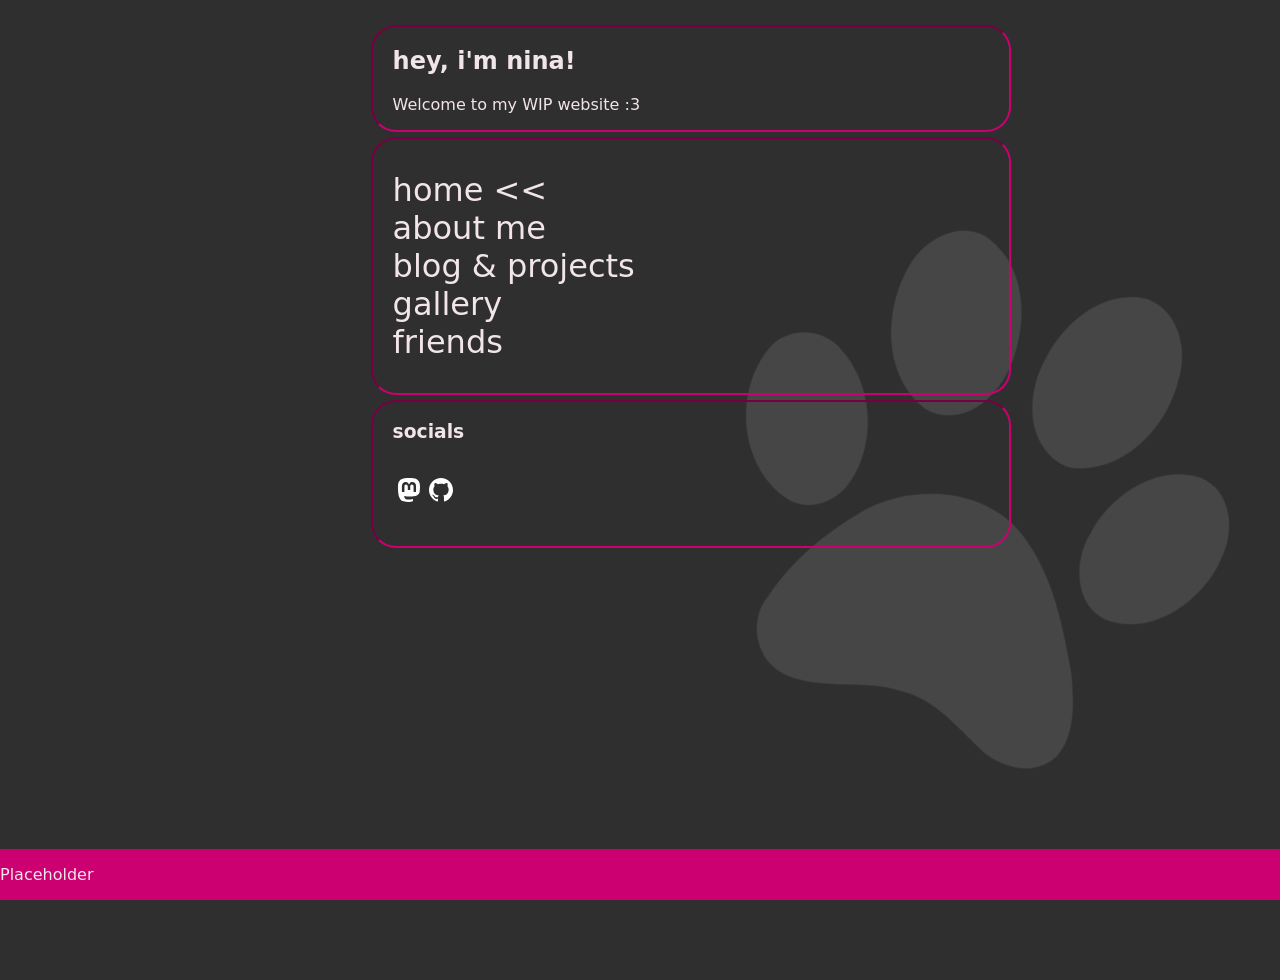
<file: index.html>
<!DOCTYPE html>
<html lang="en">
<head>
  <link href="scssstyle.css" rel="stylesheet">
<title>NekoNina - Landing Page</title>
<meta charset="utf-8">
<meta name="viewport" content="width=device-width, initial-scale=1">
</head>
<body>
  <img src="img/Paw-print.svg" alt="Paw-print image" role="img" id="paw-print"/>
<main>
<div class="column">





</div>

<div class="column column-big">

<div class="bubble">
  <h2>hey, i'm nina!</h2>
  <p>Welcome to my WIP website :3</p>
</div>

<nav class="bubble">
  <ul> 
    <li><a href="/">home <<</a></li>
    <li><a href="/about">about me</a></li>
    <li><a href="/blog">blog & projects</a></li>
    <li><a href="/gallery">gallery</a></li>
    <li><a href="/friends">friends</a></li>
  </ul>
</nav>

<nav class="bubble social">
  <h3>socials</h3>
  <ul>
    <li><a href="https://zug.network/@nina"><img src="img/icons8-mastodon.svg" alt="Fediverse"/></a></li>
    <li><a href="https://github.com/NekoNinaUwU"><img src="img/icons8-github.svg" alt="GitHub"/></a></li>
  </ul>
</nav>


</main>
<footer>
  <p>Placeholder</p>
</footer>
</body>
</html>
</file>
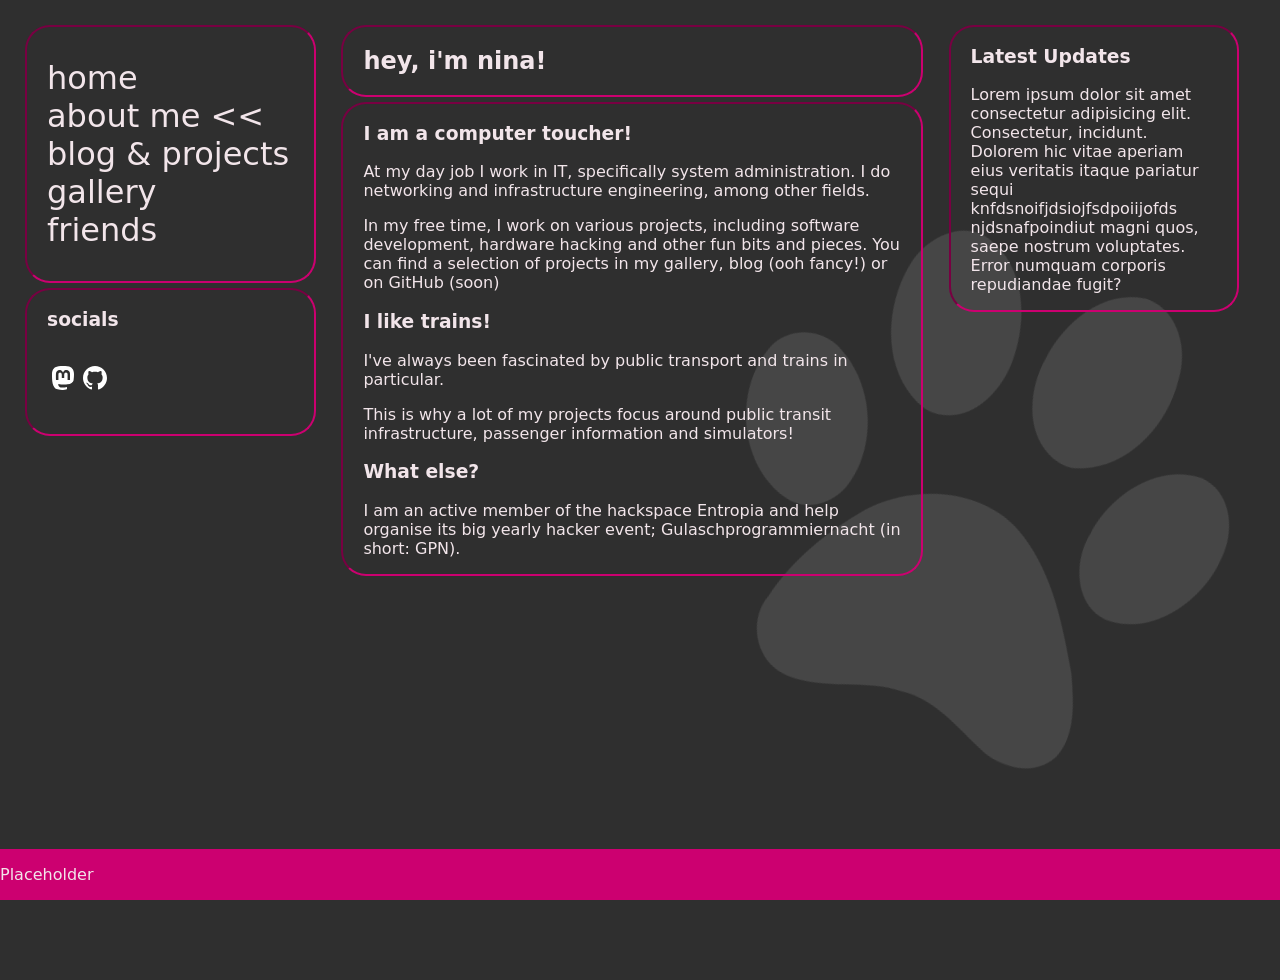
<file: about/index.html>
<!DOCTYPE html>
<html lang="en">
<head>
  <link href="../scssstyle.css" rel="stylesheet">
<title>NekoNina - About</title>
<meta charset="utf-8">
<meta name="viewport" content="width=device-width, initial-scale=1">
</head>
<body>
  <img src="../img/Paw-print.svg" alt="Paw-print image" role="img" id="paw-print"/>
<main>
<div class="column">
<nav class="bubble">
  <ul> 
    <li><a href="/">home</a></li>
    <li><a href="/about">about me <<</a></li>
    <li><a href="/blog">blog & projects</a></li>
    <li><a href="/gallery">gallery</a></li>
    <li><a href="/friends">friends</a></li>
  </ul>
</nav>

<nav class="bubble social">
  <h3>socials</h3>
  <ul>
    <li><a href="https://zug.network/@nina"><img src="../img/icons8-mastodon.svg" alt="Fediverse"/></a></li>
    <li><a href="https://github.com/NekoNinaUwU"><img src="../img/icons8-github.svg" alt="GitHub"/></a></li>
  </ul>
</nav>

</div>

<div class="column column-big">

<div class="bubble">
  <h2>hey, i'm nina!</h2>
</div>

<div class="bubble">
  <h3>I am a computer toucher!</h3>
  <p>At my day job I work in IT, specifically system administration. I do networking and infrastructure engineering, among other fields.</p>
  <p>In my free time, I work on various projects, including software development, hardware hacking and other fun bits and pieces. You can find a selection of projects in my gallery, blog (ooh fancy!) or on GitHub (soon) </p>
  
  <h3>I like trains!</h3>
  <p>I've always been fascinated by public transport and trains in particular.</p>
  <p>This is why a lot of my projects focus around public transit infrastructure, passenger information and simulators!</p>

  <h3>What else?</h3>
  <p>I am an active member of the hackspace Entropia and help organise its big yearly hacker event; Gulaschprogrammiernacht (in short: GPN).</p>
  <p></p>
</div>

</div>

<div class="column">
  <div class="bubble">
    <h3>Latest Updates</h3>
    <p>Lorem ipsum dolor sit amet consectetur adipisicing elit. Consectetur, incidunt. Dolorem hic vitae aperiam eius veritatis itaque pariatur sequi knfdsnoifjdsiojfsdpoiijofds  njdsnafpoindiut magni quos, saepe nostrum voluptates. Error numquam corporis repudiandae fugit?</p>
  </div>
  </div>

</main>
<footer>
  <p>Placeholder</p>
</footer>
</body>
</html>
</file>
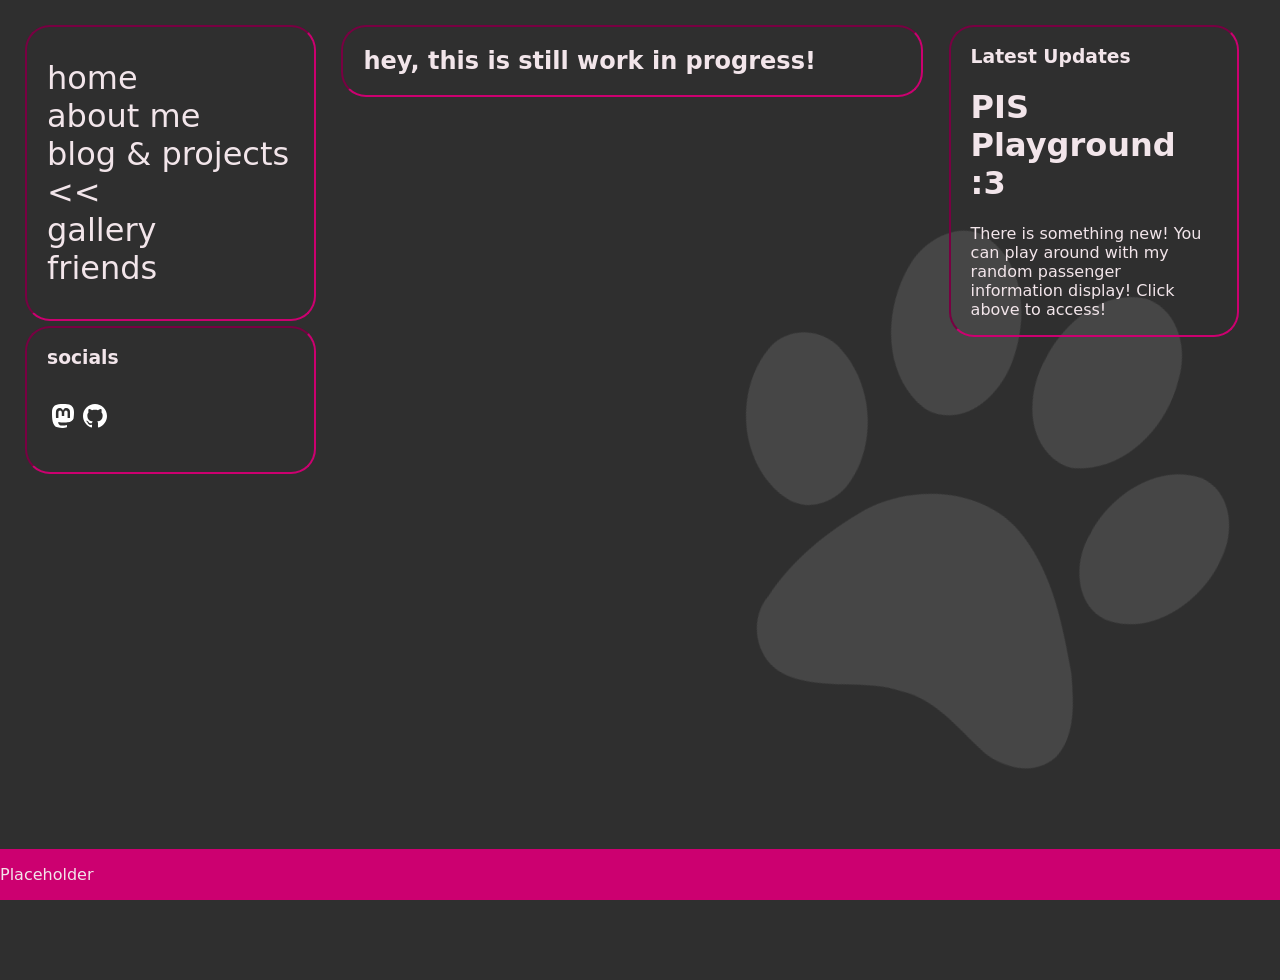
<file: blog/index.html>
<!DOCTYPE html>
<html lang="en">
<head>
  <link href="../scssstyle.css" rel="stylesheet">
<title>NekoNina - Blog</title>
<meta charset="utf-8">
<meta name="viewport" content="width=device-width, initial-scale=1">
</head>
<body>
  <img src="../img/Paw-print.svg" alt="Paw-print image" role="img" id="paw-print"/>
<main>
<div class="column">
<nav class="bubble">
  <ul> 
    <li><a href="/">home</a></li>
    <li><a href="/about">about me</a></li>
    <li><a href="/blog">blog & projects <<</a></li>
    <li><a href="/gallery">gallery</a></li>
    <li><a href="/friends">friends</a></li>
  </ul>
</nav>

<nav class="bubble social">
  <h3>socials</h3>
  <ul>
    <li><a href="https://zug.network/@nina"><img src="../img/icons8-mastodon.svg" alt="Fediverse"/></a></li>
    <li><a href="https://github.com/NekoNinaUwU"><img src="../img/icons8-github.svg" alt="GitHub"/></a></li>
  </ul>
</nav>

</div>

<div class="column column-big">

<div class="bubble">
  <h2>hey, this is still work in progress!</h2>
</div>

</div>

<div class="column">
  <div class="bubble">
    <h3>Latest Updates</h3>
    <h1><a href="/pis-editor">PIS Playground :3</a></h1>
    <p>There is something new! You can play around with my random passenger information display! Click above to access!</p>
  </div>
  </div>

</main>
<footer>
  <p>Placeholder</p>
</footer>
</body>
</html>
</file>
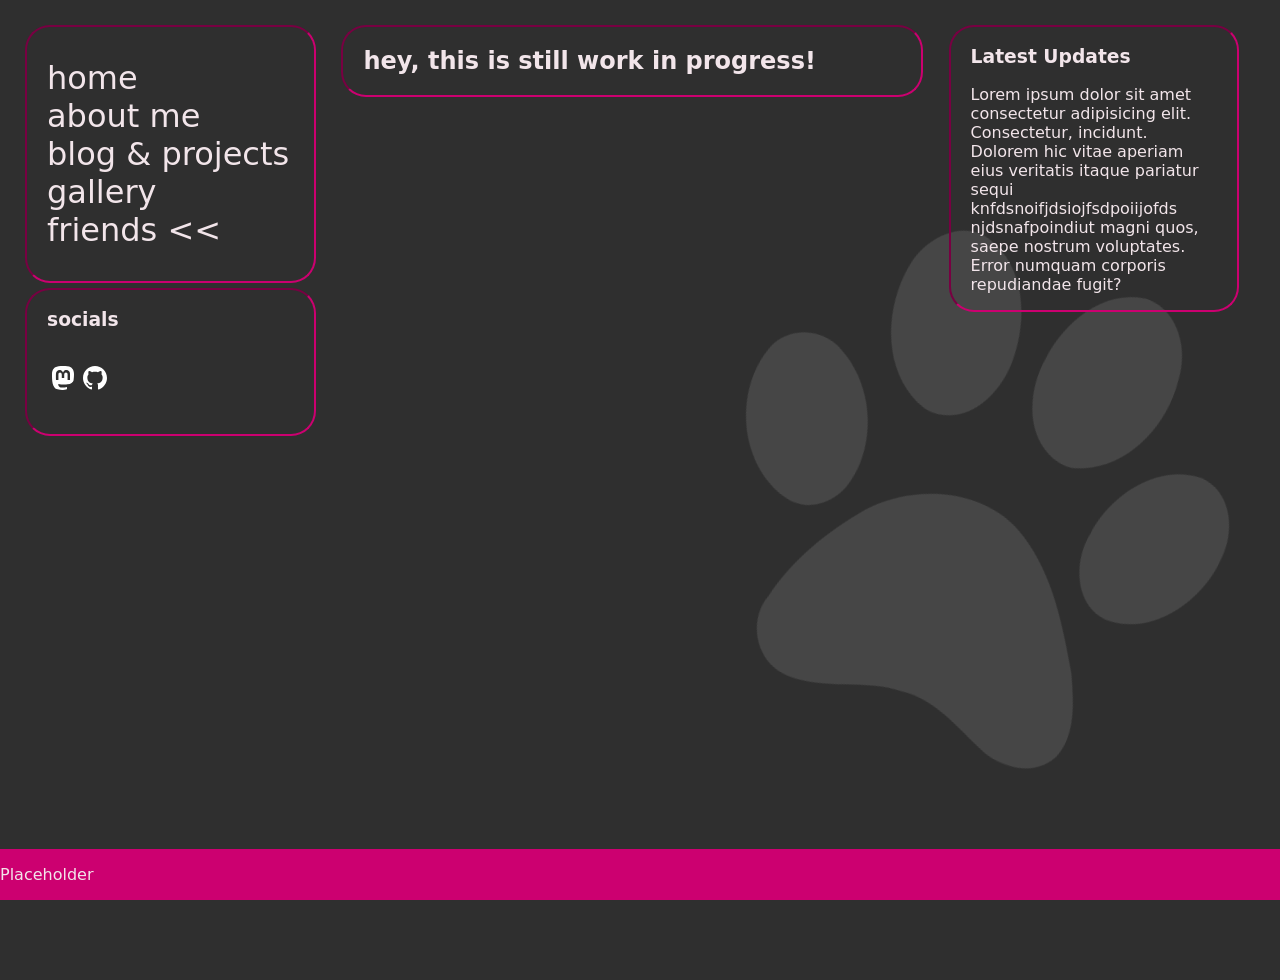
<file: friends/index.html>
<!DOCTYPE html>
<html lang="en">
<head>
  <link href="../scssstyle.css" rel="stylesheet">
<title>NekoNina - Friends</title>
<meta charset="utf-8">
<meta name="viewport" content="width=device-width, initial-scale=1">
</head>
<body>
  <img src="../img/Paw-print.svg" alt="Paw-print image" role="img" id="paw-print"/>
<main>
<div class="column">
<nav class="bubble">
  <ul> 
    <li><a href="/">home</a></li>
    <li><a href="/about">about me</a></li>
    <li><a href="/blog">blog & projects</a></li>
    <li><a href="/gallery">gallery</a></li>
    <li><a href="/friends">friends <<</a></li>
  </ul>
</nav>

<nav class="bubble social">
  <h3>socials</h3>
  <ul>
    <li><a href="https://zug.network/@nina"><img src="../img/icons8-mastodon.svg" alt="Fediverse"/></a></li>
    <li><a href="https://github.com/NekoNinaUwU"><img src="../img/icons8-github.svg" alt="GitHub"/></a></li>
  </ul>
</nav>

</div>

<div class="column column-big">

<div class="bubble">
  <h2>hey, this is still work in progress!</h2>
</div>

</div>

<div class="column">
  <div class="bubble">
    <h3>Latest Updates</h3>
    <p>Lorem ipsum dolor sit amet consectetur adipisicing elit. Consectetur, incidunt. Dolorem hic vitae aperiam eius veritatis itaque pariatur sequi knfdsnoifjdsiojfsdpoiijofds  njdsnafpoindiut magni quos, saepe nostrum voluptates. Error numquam corporis repudiandae fugit?</p>
  </div>
  </div>

</main>
<footer>
  <p>Placeholder</p>
</footer>
</body>
</html>
</file>
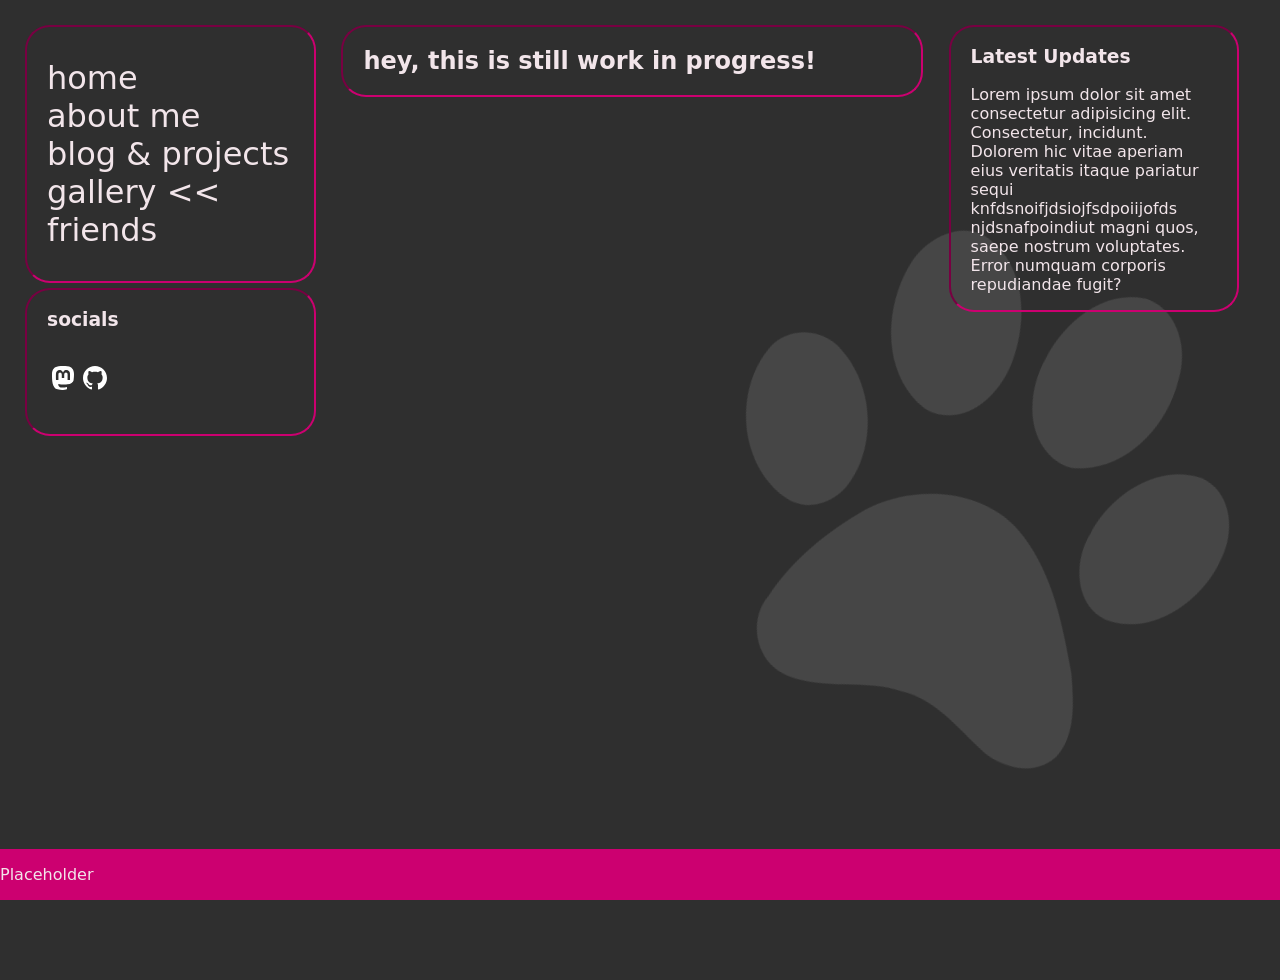
<file: gallery/index.html>
<!DOCTYPE html>
<html lang="en">
<head>
  <link href="../scssstyle.css" rel="stylesheet">
<title>NekoNina - Gallery</title>
<meta charset="utf-8">
<meta name="viewport" content="width=device-width, initial-scale=1">
</head>
<body>
  <img src="../img/Paw-print.svg" alt="Paw-print image" role="img" id="paw-print"/>
<main>
<div class="column">
<nav class="bubble">
  <ul> 
    <li><a href="/">home</a></li>
    <li><a href="/about">about me</a></li>
    <li><a href="/blog">blog & projects</a></li>
    <li><a href="/gallery">gallery <<</a></li>
    <li><a href="/friends">friends</a></li>
  </ul>
</nav>

<nav class="bubble social">
  <h3>socials</h3>
  <ul>
    <li><a href="https://zug.network/@nina"><img src="../img/icons8-mastodon.svg" alt="Fediverse"/></a></li>
    <li><a href="https://github.com/NekoNinaUwU"><img src="../img/icons8-github.svg" alt="GitHub"/></a></li>
  </ul>
</nav>

</div>

<div class="column column-big">

<div class="bubble">
  <h2>hey, this is still work in progress!</h2>
</div>

</div>

<div class="column">
  <div class="bubble">
    <h3>Latest Updates</h3>
    <p>Lorem ipsum dolor sit amet consectetur adipisicing elit. Consectetur, incidunt. Dolorem hic vitae aperiam eius veritatis itaque pariatur sequi knfdsnoifjdsiojfsdpoiijofds  njdsnafpoindiut magni quos, saepe nostrum voluptates. Error numquam corporis repudiandae fugit?</p>
  </div>
  </div>

</main>
<footer>
  <p>Placeholder</p>
</footer>
</body>
</html>
</file>
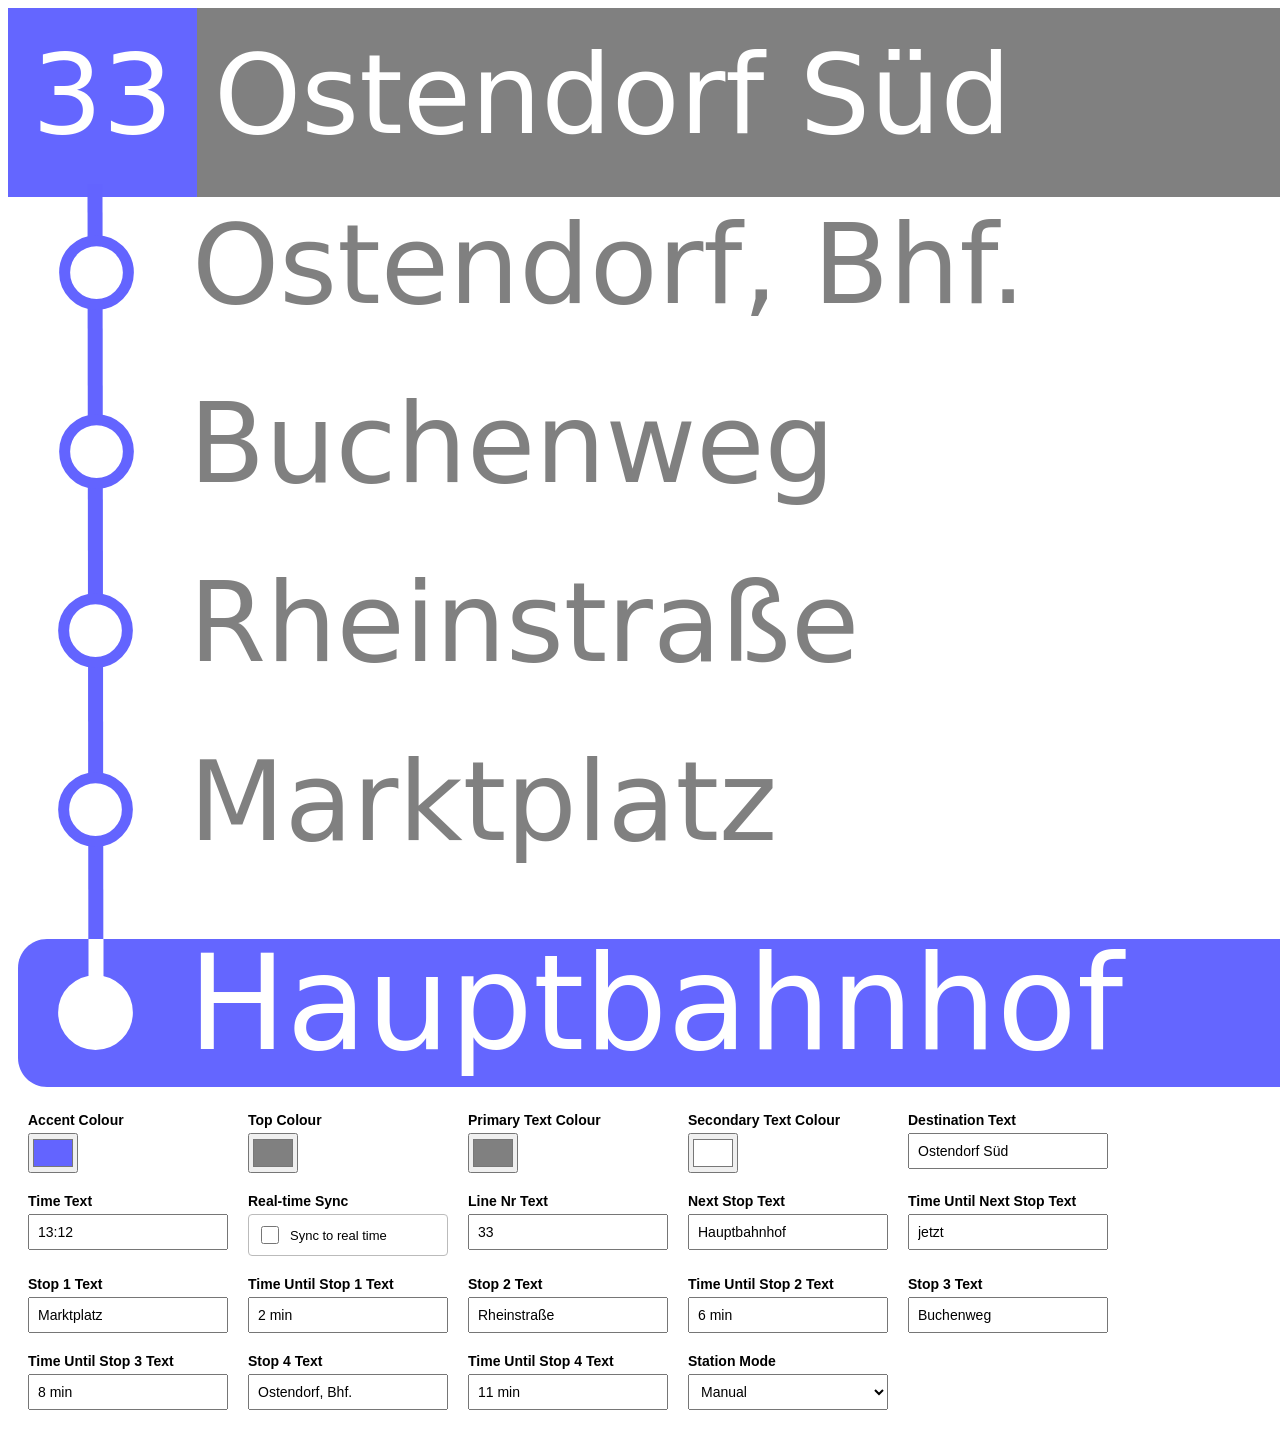
<file: pis-editor/index.html>
<!DOCTYPE html>
<html>
<title>NekoNina - PIS Playground</title>
<meta charset="utf-8">
<body>
<svg version="1.2" xmlns="http://www.w3.org/2000/svg" viewBox="0 0 1920 1080" width="1920" height="1080">
	<defs>
		<image  width="1920" height="1080" id="img1" href="[data-uri]"/>
	</defs>
	<style>
		tspan { white-space:pre } 
		.s0 { fill: #808080 } 
		.s1 { fill: #6466ff } 
		.t2 { font-size: 111px;fill: #ffffff;font-weight: 400;font-family: "system-ui" } 
		.t3 { font-size: 150px;fill: #ffffff;font-weight: 400;font-family: "system-ui" } 
		.s4 { fill: #6364ff } 
		.s5 { fill: #ffffff;stroke: #6364ff;stroke-miterlimit:100;stroke-width: 11 } 
		.s6 { fill: #ffffff;stroke: #ffffff;stroke-miterlimit:100;stroke-width: 11 } 
		.s7 { fill: #ffffff } 
		.t8 { font-size: 131px;fill: #ffffff;font-weight: 400;font-family: "system-ui" } 
		.t9 { font-size: 111px;fill: #808080;font-weight: 400;font-family: "system-ui" } 
	</style>
	<use id="Background" href="#img1" x="0" y="0"/>
	<path id="Form 1" fill-rule="evenodd" class="s0" d="m1938 0v189h-1957v-189z"/>
	<path id="Form 2" fill-rule="evenodd" class="s1" d="m189 0v189h-189v-189z"/>
	<text id="Line Nr" x="94.5" y="94.5" text-anchor="middle" dominant-baseline="middle">
		<tspan class="t2">33</tspan>
	</text>
	<text id="Destination" transform="translate(206,55)">
		<tspan x="0" y="82.2" class="t2">O</tspan><tspan  y="82.2" class="t2">s</tspan><tspan  y="82.2" class="t2">t</tspan><tspan  y="82.2" class="t2">e</tspan><tspan  y="82.2" class="t2">n</tspan><tspan  y="82.2" class="t2">d</tspan><tspan  y="82.2" class="t2">o</tspan><tspan  y="82.2" class="t2">r</tspan><tspan  y="82.2" class="t2">f</tspan><tspan  y="82.2" class="t2"> </tspan><tspan  y="82.2" class="t2">S</tspan><tspan  y="82.2" class="t2">ü</tspan><tspan  y="82.2" class="t2">d
</tspan>
	</text>
	<text id="Current Time" transform="translate(1500,38)">
		<tspan x="0" y="111" class="t3">1</tspan><tspan  y="111" class="t3">3</tspan><tspan  y="111" class="t3">:</tspan><tspan  y="111" class="t3">1</tspan><tspan  y="111" class="t3">2</tspan><tspan  y="111" class="t3">
</tspan>
	</text>
	<path id="Form 4" fill-rule="evenodd" class="s4" d="m79.5 176.01l15-0.02 1 901.25-15 0.01z"/>
	<path id="Form 3" fill-rule="evenodd" class="s5" d="m88.5 296.375c-17.625 0-31.875-14.25-31.875-31.875 0-17.625 14.25-31.875 31.875-31.875 17.625 0 31.875 14.25 31.875 31.875 0 17.625-14.25 31.875-31.875 31.875z"/>
	<path id="Form 3 copy" fill-rule="evenodd" class="s5" d="m88.5 475.375c-17.625 0-31.875-14.25-31.875-31.875 0-17.625 14.25-31.875 31.875-31.875 17.625 0 31.875 14.25 31.875 31.875 0 17.625-14.25 31.875-31.875 31.875z"/>
	<path id="Form 3 copy 3" fill-rule="evenodd" class="s5" d="m87.5 654.375c-17.625 0-31.875-14.25-31.875-31.875 0-17.625 14.25-31.875 31.875-31.875 17.625 0 31.875 14.25 31.875 31.875 0 17.625-14.25 31.875-31.875 31.875z"/>
	<path id="Form 3 copy 2" fill-rule="evenodd" class="s5" d="m87.5 833.375c-17.625 0-31.875-14.25-31.875-31.875 0-17.625 14.25-31.875 31.875-31.875 17.625 0 31.875 14.25 31.875 31.875 0 17.625-14.25 31.875-31.875 31.875z"/>
	<path id="Form 3 copy 4" fill-rule="evenodd" class="s5" d="m87.5 1037.375c-17.625 0-31.875-14.25-31.875-31.875 0-17.625 14.25-31.875 31.875-31.875 17.625 0 31.875 14.25 31.875 31.875 0 17.625-14.25 31.875-31.875 31.875z"/>
	<path id="Form 5" fill-rule="evenodd" class="s1" d="m39 931h1834c16.02 0 29 12.98 29 29v90c0 16.02-12.98 29-29 29h-1834c-16.02 0-29-12.98-29-29v-90c0-16.02 12.98-29 29-29z"/>
	<path id="Form 3 copy 5" fill-rule="evenodd" class="s6" d="m87.5 1036.375c-17.625 0-31.875-14.25-31.875-31.875 0-17.625 14.25-31.875 31.875-31.875 17.625 0 31.875 14.25 31.875 31.875 0 17.625-14.25 31.875-31.875 31.875z"/>
	<path id="Form 6" fill-rule="evenodd" class="s7" d="m80.5 931h15v48.56h-15z"/>
	<text id="Next Stop" transform="translate(180,957)">
		<tspan x="0" y="97" class="t8">H</tspan><tspan  y="97" class="t8">a</tspan><tspan  y="97" class="t8">u</tspan><tspan  y="97" class="t8">p</tspan><tspan  y="97" class="t8">t</tspan><tspan  y="97" class="t8">b</tspan><tspan  y="97" class="t8">a</tspan><tspan  y="97" class="t8">h</tspan><tspan  y="97" class="t8">n</tspan><tspan  y="97" class="t8">h</tspan><tspan  y="97" class="t8">o</tspan><tspan  y="97" class="t8">f</tspan><tspan  y="97" class="t8">
</tspan>
	</text>
	<text id="TimeUntilNextStop" transform="translate(1526,944)">
		<tspan x="0" y="97" class="t8">j</tspan><tspan  y="97" class="t8">e</tspan><tspan  y="97" class="t8">t</tspan><tspan  y="97" class="t8">z</tspan><tspan  y="97" class="t8">t</tspan><tspan  y="97" class="t8">
</tspan>
	</text>
	<text id="Stop1" transform="translate(181,718.3)">
		<tspan x="0" y="82.2" class="t9">M</tspan><tspan  y="82.2" class="t9">a</tspan><tspan  y="82.2" class="t9">r</tspan><tspan  y="82.2" class="t9">k</tspan><tspan  y="82.2" class="t9">t</tspan><tspan  y="82.2" class="t9">p</tspan><tspan  y="82.2" class="t9">l</tspan><tspan  y="82.2" class="t9">a</tspan><tspan  y="82.2" class="t9">t</tspan><tspan  y="82.2" class="t9">z</tspan><tspan  y="82.2" class="t9">
</tspan>
	</text>
	<text id="TimeUntilStop1" transform="translate(1522,718.3)">
		<tspan x="0" y="82.2" class="t9">2</tspan><tspan  y="82.2" class="t9"> </tspan><tspan  y="82.2" class="t9">m</tspan><tspan  y="82.2" class="t9">i</tspan><tspan  y="82.2" class="t9">n
</tspan>
	</text>
	<text id="TimeUntilStop2" transform="translate(1516,531.3)">
		<tspan x="0" y="82.2" class="t9">6</tspan><tspan  y="82.2" class="t9"> </tspan><tspan  y="82.2" class="t9">m</tspan><tspan  y="82.2" class="t9">i</tspan><tspan  y="82.2" class="t9">n
</tspan>
	</text>
	<text id="TimeUntilStop3" transform="translate(1515,342.3)">
		<tspan x="0" y="82.2" class="t9">8</tspan><tspan  y="82.2" class="t9"> </tspan><tspan  y="82.2" class="t9">m</tspan><tspan  y="82.2" class="t9">i</tspan><tspan  y="82.2" class="t9">n
</tspan>
	</text>
	<text id="TimeUntilStop4" transform="translate(1512,182.3)">
		<tspan x="0" y="82.2" class="t9">1</tspan><tspan  y="82.2" class="t9">1</tspan><tspan  y="82.2" class="t9"> </tspan><tspan  y="82.2" class="t9">m</tspan><tspan  y="82.2" class="t9">i</tspan><tspan  y="82.2" class="t9">n
</tspan>
	</text>
	<text id="Stop2" transform="translate(181,531.3)">
		<tspan x="0" y="82.2" class="t9">R</tspan><tspan  y="82.2" class="t9">h</tspan><tspan  y="82.2" class="t9">e</tspan><tspan  y="82.2" class="t9">i</tspan><tspan  y="82.2" class="t9">n</tspan><tspan  y="82.2" class="t9">s</tspan><tspan  y="82.2" class="t9">t</tspan><tspan  y="82.2" class="t9">r</tspan><tspan  y="82.2" class="t9">a</tspan><tspan  y="82.2" class="t9">ß</tspan><tspan  y="82.2" class="t9">e
</tspan>
	</text>
	<text id="Stop3" transform="translate(181,342.3)">
		<tspan x="0" y="82.2" class="t9">B</tspan><tspan  y="82.2" class="t9">u</tspan><tspan  y="82.2" class="t9">c</tspan><tspan  y="82.2" class="t9">h</tspan><tspan  y="82.2" class="t9">e</tspan><tspan  y="82.2" class="t9">n</tspan><tspan  y="82.2" class="t9">w</tspan><tspan  y="82.2" class="t9">e</tspan><tspan  y="82.2" class="t9">g
</tspan>
	</text>
	<text id="Stop4" transform="translate(184,182.3)">
		<tspan x="0" y="82.2" class="t9">O</tspan><tspan  y="82.2" class="t9">s</tspan><tspan  y="82.2" class="t9">t</tspan><tspan  y="82.2" class="t9">e</tspan><tspan  y="82.2" class="t9">n</tspan><tspan  y="82.2" class="t9">d</tspan><tspan  y="82.2" class="t9">o</tspan><tspan  y="82.2" class="t9">r</tspan><tspan  y="82.2" class="t9">f</tspan><tspan  y="82.2" class="t9">,</tspan><tspan  y="82.2" class="t9"> </tspan><tspan  y="82.2" class="t9">B</tspan><tspan  y="82.2" class="t9">h</tspan><tspan  y="82.2" class="t9">f</tspan><tspan  y="82.2" class="t9">.</tspan><tspan  y="82.2" class="t9">
</tspan>
	</text>
</svg>

<div style="display: flex; flex-wrap: wrap; gap: 20px; padding: 20px;">
    <div style="display: flex; flex-direction: column; min-width: 200px;">
        <h2 style="font-family: Arial, Helvetica, sans-serif; margin: 0 0 5px 0; font-size: 14px;">Accent Colour</h2>
        <input type="color" id="Accent Colour" value="#6364ff" onchange="changeAccent()" style="height: 40px; cursor: pointer;" />
    </div>

    <div style="display: flex; flex-direction: column; min-width: 200px;">
        <h2 style="font-family: Arial, Helvetica, sans-serif; margin: 0 0 5px 0; font-size: 14px;">Top Colour</h2>
        <input type="color" id="Top Colour" value="#808080" onchange="document.getElementById('Form 1').style.fill = document.getElementById('Top Colour').value;" style="height: 40px; cursor: pointer;" />
    </div>

    <div style="display: flex; flex-direction: column; min-width: 200px;">
        <h2 style="font-family: Arial, Helvetica, sans-serif; margin: 0 0 5px 0; font-size: 14px;">Primary Text Colour</h2>
        <input type="color" id="Text Colour" value="#808080" onchange="changePrimaryTextColour();" style="height: 40px; cursor: pointer;" />
    </div>

    <div style="display: flex; flex-direction: column; min-width: 200px;">
        <h2 style="font-family: Arial, Helvetica, sans-serif; margin: 0 0 5px 0; font-size: 14px;">Secondary Text Colour</h2>
        <input type="color" id="Secondary Text Colour" value="#ffffff" onchange="changeSecondaryTextColour();" style="height: 40px; cursor: pointer;" />
    </div>

	<div style="display: flex; flex-direction: column; min-width: 200px;">
		<h2 style="font-family: Arial, Helvetica, sans-serif; margin: 0 0 5px 0; font-size: 14px;">Destination Text</h2>
		<input type="text" id="Destination Text" value="Ostendorf Süd" oninput="updateDestinationText();" style="padding: 8px; font-size: 14px;" />
	</div>

	<div style="display: flex; flex-direction: column; min-width: 200px;">
		<h2 style="font-family: Arial, Helvetica, sans-serif; margin: 0 0 5px 0; font-size: 14px;">Time Text</h2>
		<input type="text" id="Time Text" value="13:12" oninput="updateCurrentTimeText();" style="padding: 8px; font-size: 14px;" />
	</div>

	<div style="display: flex; flex-direction: column; min-width: 200px;">
		<h2 style="font-family: Arial, Helvetica, sans-serif; margin: 0 0 5px 0; font-size: 14px;">Real-time Sync</h2>
		<label style="display: flex; align-items: center; gap: 8px; padding: 8px; border: 1px solid #bbbbbb; border-radius: 4px; font-family: Arial, Helvetica, sans-serif; font-size: 13px;">
			<input type="checkbox" id="Sync Real Time" onchange="onRealtimeSyncToggle();" style="width: 18px; height: 18px; cursor: pointer;" />
			<span>Sync to real time</span>
		</label>
	</div>

	<div style="display: flex; flex-direction: column; min-width: 200px;">
		<h2 style="font-family: Arial, Helvetica, sans-serif; margin: 0 0 5px 0; font-size: 14px;">Line Nr Text</h2>
		<input type="text" id="Line Nr Text" value="33" oninput="updateLineNumberText();" style="padding: 8px; font-size: 14px;" />
	</div>

	<div style="display: flex; flex-direction: column; min-width: 200px;">
		<h2 style="font-family: Arial, Helvetica, sans-serif; margin: 0 0 5px 0; font-size: 14px;">Next Stop Text</h2>
		<input type="text" id="Next Stop Text" value="Hauptbahnhof" oninput="updateNextStopText();" style="padding: 8px; font-size: 14px;" />
	</div>

	<div style="display: flex; flex-direction: column; min-width: 200px;">
		<h2 style="font-family: Arial, Helvetica, sans-serif; margin: 0 0 5px 0; font-size: 14px;">Time Until Next Stop Text</h2>
		<input type="text" id="Time Until Next Stop Text" value="jetzt" oninput="updateTimeUntilNextStopText();" style="padding: 8px; font-size: 14px;" />
	</div>

	<div style="display: flex; flex-direction: column; min-width: 200px;">
		<h2 style="font-family: Arial, Helvetica, sans-serif; margin: 0 0 5px 0; font-size: 14px;">Stop 1 Text</h2>
		<input type="text" id="Stop 1 Text" value="Marktplatz" oninput="updateStop1Text();" style="padding: 8px; font-size: 14px;" />
	</div>

	<div style="display: flex; flex-direction: column; min-width: 200px;">
		<h2 style="font-family: Arial, Helvetica, sans-serif; margin: 0 0 5px 0; font-size: 14px;">Time Until Stop 1 Text</h2>
		<input type="text" id="Time Until Stop 1 Text" value="2 min" oninput="updateTimeUntilStop1Text();" style="padding: 8px; font-size: 14px;" />
	</div>	

	<div style="display: flex; flex-direction: column; min-width: 200px;">
		<h2 style="font-family: Arial, Helvetica, sans-serif; margin: 0 0 5px 0; font-size: 14px;">Stop 2 Text</h2>
		<input type="text" id="Stop 2 Text" value="Rheinstraße" oninput="updateStop2Text();" style="padding: 8px; font-size: 14px;" />
	</div>

	<div style="display: flex; flex-direction: column; min-width: 200px;">
		<h2 style="font-family: Arial, Helvetica, sans-serif; margin: 0 0 5px 0; font-size: 14px;">Time Until Stop 2 Text</h2>
		<input type="text" id="Time Until Stop 2 Text" value="6 min" oninput="updateTimeUntilStop2Text();" style="padding: 8px; font-size: 14px;" />
	</div>

	<div style="display: flex; flex-direction: column; min-width: 200px;">
		<h2 style="font-family: Arial, Helvetica, sans-serif; margin: 0 0 5px 0; font-size: 14px;">Stop 3 Text</h2>
		<input type="text" id="Stop 3 Text" value="Buchenweg" oninput="updateStop3Text();" style="padding: 8px; font-size: 14px;" />
	</div>	

	<div style="display: flex; flex-direction: column; min-width: 200px;">
		<h2 style="font-family: Arial, Helvetica, sans-serif; margin: 0 0 5px 0; font-size: 14px;">Time Until Stop 3 Text</h2>
		<input type="text" id="Time Until Stop 3 Text" value="8 min" oninput="updateTimeUntilStop3Text();" style="padding: 8px; font-size: 14px;" />
	</div>	

	<div style="display: flex; flex-direction: column; min-width: 200px;">
		<h2 style="font-family: Arial, Helvetica, sans-serif; margin: 0 0 5px 0; font-size: 14px;">Stop 4 Text</h2>
		<input type="text" id="Stop 4 Text" value="Ostendorf, Bhf." oninput="updateStop4Text();" style="padding: 8px; font-size: 14px;" />
	</div>

	<div style="display: flex; flex-direction: column; min-width: 200px;">
		<h2 style="font-family: Arial, Helvetica, sans-serif; margin: 0 0 5px 0; font-size: 14px;">Time Until Stop 4 Text</h2>
		<input type="text" id="Time Until Stop 4 Text" value="11 min" oninput="updateTimeUntilStop4Text();" style="padding: 8px; font-size: 14px;" />
	</div>

	<div style="display: flex; flex-direction: column; min-width: 200px;">
		<h2 style="font-family: Arial, Helvetica, sans-serif; margin: 0 0 5px 0; font-size: 14px;">Station Mode</h2>
		<select id="Station Mode" onchange="onStationModeChange();" style="padding: 8px; font-size: 14px;">
			<option value="manual" selected>Manual</option>
			<option value="list">List + Arrows</option>
			<option value="api">Journey API</option>
		</select>
	</div>

	<div id="Journey API Controls" style="display: none; flex-direction: column; min-width: 320px; gap: 8px;">
		<h2 style="font-family: Arial, Helvetica, sans-serif; margin: 0 0 5px 0; font-size: 14px;">Transitous MOTIS API</h2>
		<input type="text" id="MOTIS Base URL" value="https://api.transitous.org" style="padding: 8px; font-size: 14px;" />
		<input type="text" id="Journey ID" placeholder="Journey ID (tripId)" style="padding: 8px; font-size: 14px;" />
		<button type="button" onclick="loadJourneyFromApi();" style="padding: 8px 12px; font-size: 14px; cursor: pointer;">Load from MOTIS</button>
		<span id="Journey API Status" style="font-family: Arial, Helvetica, sans-serif; font-size: 13px;"></span>
		<div style="height: 1px; background: #bbbbbb;"></div>
		<span style="font-family: Arial, Helvetica, sans-serif; font-size: 13px;">Departure Finder</span>
		<input type="text" id="Departure Station Query" placeholder="Station name (e.g. Berlin Hbf)" style="padding: 8px; font-size: 14px;" />
		<input type="number" id="Departure Count" value="8" min="1" max="20" style="padding: 8px; font-size: 14px;" />
		<button type="button" onclick="findDepartures();" style="padding: 8px 12px; font-size: 14px; cursor: pointer;">Find Departures</button>
		<span id="Departure Finder Status" style="font-family: Arial, Helvetica, sans-serif; font-size: 13px;"></span>
		<div id="Station Match Results" style="display: flex; flex-direction: column; gap: 6px;"></div>
		<div id="Departure Results" style="display: flex; flex-direction: column; gap: 6px; max-height: 220px; overflow: auto;"></div>
	</div>

	<div id="Station List Controls" style="display: none; flex-direction: column; min-width: 320px; gap: 8px;">
		<h2 style="font-family: Arial, Helvetica, sans-serif; margin: 0 0 5px 0; font-size: 14px;">Stations (one per line)</h2>
		<div style="display: flex; gap: 10px; flex-wrap: wrap;">
			<div style="display: flex; flex-direction: column; min-width: 260px; flex: 1; gap: 4px;">
				<span style="font-family: Arial, Helvetica, sans-serif; font-size: 13px;">Station Names</span>
				<textarea id="Station Names" rows="6" oninput="onStationListInput();" style="padding: 8px; font-size: 14px; resize: vertical;">Hauptbahnhof
Marktplatz
Rheinstraße
Buchenweg
Ostendorf, Bhf.</textarea>
			</div>
			<div style="display: flex; flex-direction: column; min-width: 180px; flex: 1; gap: 4px;">
				<span style="font-family: Arial, Helvetica, sans-serif; font-size: 13px;">Station Times</span>
				<textarea id="Station Times" rows="6" oninput="onStationListInput();" style="padding: 8px; font-size: 14px; resize: vertical;">jetzt
2 min
6 min
8 min
11 min</textarea>
			</div>
		</div>
		<span id="Line Count Status" style="font-family: Arial, Helvetica, sans-serif; font-size: 13px;"></span>
		<div style="display: flex; align-items: center; gap: 8px;">
			<button type="button" id="Prev Station" onclick="stepStation(-1);" style="padding: 8px 12px; font-size: 14px; cursor: pointer;">←</button>
			<span id="Station Position" style="font-family: Arial, Helvetica, sans-serif; font-size: 14px;">1 / 5</span>
			<button type="button" id="Next Station" onclick="stepStation(1);" style="padding: 8px 12px; font-size: 14px; cursor: pointer;">→</button>
		</div>
	</div>

</div>

<script>
var stationListState = {
	mode: "manual",
	stations: [],
	currentIndex: 0
};
var realtimeClockTimer = null;

function changeAccent() {
    document.getElementById("Form 2").style.fill = document.getElementById("Accent Colour").value;
    document.getElementById("Form 4").style.fill = document.getElementById("Accent Colour").value;
    document.getElementById("Form 5").style.fill = document.getElementById("Accent Colour").value;
    document.getElementById("Form 3").style.stroke = document.getElementById("Accent Colour").value;
    document.getElementById("Form 3 copy").style.stroke = document.getElementById("Accent Colour").value;
    document.getElementById("Form 3 copy 2").style.stroke = document.getElementById("Accent Colour").value;
    document.getElementById("Form 3 copy 3").style.stroke = document.getElementById("Accent Colour").value;
    document.getElementById("Form 3 copy 4").style.stroke = document.getElementById("Accent Colour").value;
}
function changePrimaryTextColour() {
    var textElements = document.querySelectorAll(".t9");
    textElements.forEach(function(element) {
        element.style.fill = document.getElementById("Text Colour").value;
    });
}
function changeSecondaryTextColour() {
    var textElements = document.querySelectorAll(".t2, .t3, .t8");
    textElements.forEach(function(element) {
        element.style.fill = document.getElementById("Secondary Text Colour").value;
    });
}

function updateSvgText(config) {
	var input = document.getElementById(config.inputId);
	var text = document.getElementById(config.textId);
	var value = input.value || " ";
	var size = config.maxFont;

	text.removeAttribute("transform");
	text.setAttribute("x", String(config.x));
	text.setAttribute("y", String(config.y));
	text.setAttribute("text-anchor", config.anchor || "start");
	text.setAttribute("dominant-baseline", "middle");
	text.innerHTML = "";

	var tspan = document.createElementNS("http://www.w3.org/2000/svg", "tspan");
	tspan.setAttribute("class", config.className);
	tspan.setAttribute("x", String(config.x));
	tspan.textContent = value;
	tspan.style.fontSize = size + "px";
	text.appendChild(tspan);

	while (size > config.minFont && text.getComputedTextLength() > config.maxWidth) {
		size -= 1;
		tspan.style.fontSize = size + "px";
	}
}

function updateDestinationText() {
	updateSvgText({ inputId: "Destination Text", textId: "Destination", className: "t2", x: 206, y: 94.5, minFont: 50, maxFont: 111, maxWidth: 1260, anchor: "start" });
}

function updateCurrentTimeText() {
	updateSvgText({ inputId: "Time Text", textId: "Current Time", className: "t3", x: 1500, y: 94.5, minFont: 80, maxFont: 150, maxWidth: 390, anchor: "start" });
}

function currentLocalTime24h() {
	var now = new Date();
	var hours = String(now.getHours()).padStart(2, "0");
	var minutes = String(now.getMinutes()).padStart(2, "0");
	return hours + ":" + minutes;
}

function syncCurrentTimeToNow() {
	document.getElementById("Time Text").value = currentLocalTime24h();
	updateCurrentTimeText();
	syncStationsToRealtime();
}

function parseTimeToMinutes(timeValue) {
	if (!timeValue) {
		return null;
	}

	var match = String(timeValue).trim().match(/(\d{1,2}):(\d{2})/);
	if (!match) {
		return null;
	}

	var hours = parseInt(match[1], 10);
	var minutes = parseInt(match[2], 10);
	if (Number.isNaN(hours) || Number.isNaN(minutes) || hours < 0 || hours > 23 || minutes < 0 || minutes > 59) {
		return null;
	}

	return (hours * 60) + minutes;
}

function currentMinutesOfDay() {
	var now = new Date();
	return (now.getHours() * 60) + now.getMinutes();
}

function referenceMinutesForTimetable() {
	var displayTime = document.getElementById("Time Text").value;
	var parsedDisplayTime = parseTimeToMinutes(displayTime);
	if (parsedDisplayTime !== null) {
		return parsedDisplayTime;
	}

	return currentMinutesOfDay();
}

function formatStationTimeForDisplay(rawTime) {
	var targetMinutes = parseTimeToMinutes(rawTime);
	if (targetMinutes === null) {
		return rawTime;
	}

	var referenceMinutes = referenceMinutesForTimetable();
	var remainingMinutes = targetMinutes - referenceMinutes;
	if (remainingMinutes < 0) {
		remainingMinutes += 24 * 60;
	}

	if (remainingMinutes < 1) {
		return "jetzt";
	}

	if (remainingMinutes < 30) {
		return "in " + remainingMinutes + " min";
	}

	return rawTime;
}

function syncStationsToRealtime() {
	if (!document.getElementById("Sync Real Time").checked) {
		return;
	}

	if (!stationListState.stations || stationListState.stations.length === 0) {
		return;
	}

	var nowMinutes = currentMinutesOfDay();
	var parsedTimes = stationListState.stations.map(function(station) {
		return parseTimeToMinutes(station.time);
	});

	var targetIndex = -1;
	for (var index = 0; index < parsedTimes.length; index += 1) {
		if (parsedTimes[index] !== null && parsedTimes[index] >= nowMinutes) {
			targetIndex = index;
			break;
		}
	}

	if (targetIndex === -1) {
		for (var reverseIndex = parsedTimes.length - 1; reverseIndex >= 0; reverseIndex -= 1) {
			if (parsedTimes[reverseIndex] !== null) {
				targetIndex = reverseIndex;
				break;
			}
		}
	}

	if (targetIndex === -1) {
		return;
	}

	if (stationListState.currentIndex !== targetIndex) {
		stationListState.currentIndex = targetIndex;
	}

	if (stationListState.mode === "list" || stationListState.mode === "api") {
		applyStationListWindow();
	}
}

function onRealtimeSyncToggle() {
	var enabled = document.getElementById("Sync Real Time").checked;
	var timeInput = document.getElementById("Time Text");

	if (realtimeClockTimer !== null) {
		clearInterval(realtimeClockTimer);
		realtimeClockTimer = null;
	}

	timeInput.disabled = enabled;

	if (enabled) {
		syncCurrentTimeToNow();
		realtimeClockTimer = setInterval(syncCurrentTimeToNow, 1000);
	}
}

function updateNextStopText() {
	updateSvgText({ inputId: "Next Stop Text", textId: "Next Stop", className: "t8", x: 180, y: 1005, minFont: 55, maxFont: 131, maxWidth: 1320, anchor: "start" });
}

function updateTimeUntilNextStopText() {
	updateSvgText({ inputId: "Time Until Next Stop Text", textId: "TimeUntilNextStop", className: "t8", x: 1526, y: 1005, minFont: 55, maxFont: 131, maxWidth: 360, anchor: "start" });
}

function updateStop1Text() {
	updateSvgText({ inputId: "Stop 1 Text", textId: "Stop1", className: "t9", x: 181, y: 801.5, minFont: 44, maxFont: 111, maxWidth: 1320, anchor: "start" });
}

function updateTimeUntilStop1Text() {
	updateSvgText({ inputId: "Time Until Stop 1 Text", textId: "TimeUntilStop1", className: "t9", x: 1522, y: 801.5, minFont: 44, maxFont: 111, maxWidth: 360, anchor: "start" });
}

function updateStop2Text() {
	updateSvgText({ inputId: "Stop 2 Text", textId: "Stop2", className: "t9", x: 181, y: 622.5, minFont: 44, maxFont: 111, maxWidth: 1320, anchor: "start" });
}

function updateTimeUntilStop2Text() {
	updateSvgText({ inputId: "Time Until Stop 2 Text", textId: "TimeUntilStop2", className: "t9", x: 1516, y: 622.5, minFont: 44, maxFont: 111, maxWidth: 360, anchor: "start" });
}

function updateStop3Text() {
	updateSvgText({ inputId: "Stop 3 Text", textId: "Stop3", className: "t9", x: 181, y: 443.5, minFont: 44, maxFont: 111, maxWidth: 1320, anchor: "start" });
}

function updateTimeUntilStop3Text() {
	updateSvgText({ inputId: "Time Until Stop 3 Text", textId: "TimeUntilStop3", className: "t9", x: 1515, y: 443.5, minFont: 44, maxFont: 111, maxWidth: 360, anchor: "start" });
}

function updateStop4Text() {
	updateSvgText({ inputId: "Stop 4 Text", textId: "Stop4", className: "t9", x: 184, y: 264.5, minFont: 44, maxFont: 111, maxWidth: 1320, anchor: "start" });
}

function updateTimeUntilStop4Text() {
	updateSvgText({ inputId: "Time Until Stop 4 Text", textId: "TimeUntilStop4", className: "t9", x: 1512, y: 264.5, minFont: 44, maxFont: 111, maxWidth: 360, anchor: "start" });
}

function updateLineNumberText() {
	var input = document.getElementById("Line Nr Text");
	var lineNr = document.getElementById("Line Nr");
	var value = input.value || " ";
	var length = Math.max(value.length, 1);
	var fontSize = Math.max(48, Math.min(111, Math.floor(230 / length)));

	lineNr.setAttribute("x", "94.5");
	lineNr.setAttribute("y", "94.5");
	lineNr.setAttribute("text-anchor", "middle");
	lineNr.setAttribute("dominant-baseline", "middle");
	lineNr.innerHTML = "";

	var tspan = document.createElementNS("http://www.w3.org/2000/svg", "tspan");
	tspan.setAttribute("class", "t2");
	tspan.style.fontSize = fontSize + "px";
	tspan.textContent = value;
	lineNr.appendChild(tspan);
}

function splitLines(text) {
	return text.split(/\r?\n/).map(function(line) {
		return line.trim();
	});
}

function countNonEmptyLines(lines) {
	return lines.filter(function(line) {
		return line.length > 0;
	}).length;
}

function updateLineCountStatus(names, times) {
	var namesCount = countNonEmptyLines(names);
	var timesCount = countNonEmptyLines(times);
	var status = document.getElementById("Line Count Status");

	if (namesCount === timesCount) {
		status.textContent = "Line counts match (" + namesCount + ").";
		status.style.fontWeight = "400";
		return;
	}

	status.textContent = "Line count mismatch: " + namesCount + " names, " + timesCount + " times.";
	status.style.fontWeight = "700";
}

function parseStations(namesText, timesText) {
	var names = splitLines(namesText);
	var times = splitLines(timesText);
	var stations = [];

	for (var index = 0; index < names.length; index += 1) {
		var name = names[index];
		if (name.length === 0) {
			continue;
		}

		stations.push({
			name: name,
			time: times[index] || ""
		});
	}

	return stations;
}

function setJourneyApiStatus(message, bold) {
	var status = document.getElementById("Journey API Status");
	status.textContent = message;
	status.style.fontWeight = bold ? "700" : "400";
}

function setDepartureFinderStatus(message, bold) {
	var status = document.getElementById("Departure Finder Status");
	status.textContent = message;
	status.style.fontWeight = bold ? "700" : "400";
}

function normalizeMOTISBaseUrl() {
	return document.getElementById("MOTIS Base URL").value.trim().replace(/\/+$/, "");
}

function clearDepartureResults() {
	document.getElementById("Departure Results").innerHTML = "";
}

function clearStationMatchResults() {
	document.getElementById("Station Match Results").innerHTML = "";
}

function formatIsoTime(isoValue) {
	if (!isoValue) {
		return "";
	}

	var date = new Date(isoValue);
	if (Number.isNaN(date.getTime())) {
		return String(isoValue);
	}

	var hours = String(date.getHours()).padStart(2, "0");
	var minutes = String(date.getMinutes()).padStart(2, "0");
	return hours + ":" + minutes;
}

function pushStop(stops, stop) {
	if (!stop || !stop.name) {
		return;
	}

	var last = stops.length > 0 ? stops[stops.length - 1] : null;
	if (last && last.name === stop.name && (last.time === stop.time || !stop.time)) {
		if (!last.time && stop.time) {
			last.time = stop.time;
		}
		return;
	}

	stops.push(stop);
}

function extractPlaceStop(place, fallbackTime) {
	if (!place || !place.name) {
		return null;
	}

	var preferredTime = place.departure || place.arrival || place.scheduledDeparture || place.scheduledArrival || fallbackTime || "";
	return {
		name: String(place.name).trim(),
		time: formatIsoTime(preferredTime)
	};
}

function extractStationsFromJourneyPayload(payload) {
	var stops = [];
	var legs = payload && Array.isArray(payload.legs) ? payload.legs : [];

	for (var index = 0; index < legs.length; index += 1) {
		var leg = legs[index];
		if (!leg) {
			continue;
		}

		pushStop(stops, extractPlaceStop(leg.from, leg.startTime));

		if (Array.isArray(leg.intermediateStops)) {
			for (var stopIndex = 0; stopIndex < leg.intermediateStops.length; stopIndex += 1) {
				pushStop(stops, extractPlaceStop(leg.intermediateStops[stopIndex]));
			}
		}

		pushStop(stops, extractPlaceStop(leg.to, leg.endTime));
	}

	return stops.filter(function(stop) {
		return stop && stop.name && stop.name.length > 0;
	});
}

function extractJourneySummary(payload, stops) {
	var summary = {
		destination: "",
		lineNumber: "",
		routeColor: ""
	};

	if (stops.length > 0) {
		summary.destination = stops[stops.length - 1].name;
	}

	var legs = payload && Array.isArray(payload.legs) ? payload.legs : [];
	for (var index = 0; index < legs.length; index += 1) {
		var leg = legs[index];
		if (!leg) {
			continue;
		}

		if (!summary.lineNumber) {
			summary.lineNumber = (leg.routeShortName || leg.displayName || leg.tripShortName || "").toString().trim();
		}

		if (!summary.destination) {
			summary.destination = (leg.headsign || (leg.to && leg.to.name) || "").toString().trim();
		}

		if (!summary.routeColor) {
			summary.routeColor = (leg.routeColor || "").toString().trim();
		}

		if (summary.lineNumber && summary.destination && summary.routeColor) {
			break;
		}
	}

	return summary;
}

function normalizeHexColor(value) {
	if (!value) {
		return "";
	}

	var cleaned = value.toString().trim().replace(/^#/, "");
	if (!/^[0-9a-fA-F]{6}$/.test(cleaned)) {
		return "";
	}

	return "#" + cleaned.toLowerCase();
}

async function loadJourneyFromApi() {
	var journeyId = document.getElementById("Journey ID").value.trim();
	var baseUrl = normalizeMOTISBaseUrl();

	if (journeyId.length === 0) {
		setJourneyApiStatus("Please enter a Journey ID (tripId).", true);
		return;
	}

	if (baseUrl.length === 0) {
		setJourneyApiStatus("Please enter a MOTIS base URL.", true);
		return;
	}

	var url = baseUrl + "/api/v5/trip?tripId=" + encodeURIComponent(journeyId) + "&withScheduledSkippedStops=true";
	setJourneyApiStatus("Loading journey...", false);

	try {
		var response = await fetch(url);
		if (!response.ok) {
			setJourneyApiStatus("API request failed (" + response.status + ").", true);
			return;
		}

		var payload = await response.json();
		var stops = extractStationsFromJourneyPayload(payload);
		var summary = extractJourneySummary(payload, stops);

		if (stops.length === 0) {
			setJourneyApiStatus("No stops found in API response.", true);
			return;
		}

		document.getElementById("Station Names").value = stops.map(function(stop) { return stop.name; }).join("\n");
		document.getElementById("Station Times").value = stops.map(function(stop) { return stop.time; }).join("\n");

		if (summary.destination) {
			document.getElementById("Destination Text").value = summary.destination;
			updateDestinationText();
		}

		if (summary.lineNumber) {
			document.getElementById("Line Nr Text").value = summary.lineNumber;
			updateLineNumberText();
		}

		var normalizedRouteColor = normalizeHexColor(summary.routeColor);
		if (normalizedRouteColor) {
			document.getElementById("Accent Colour").value = normalizedRouteColor;
			changeAccent();
		}

		stationListState.currentIndex = 0;
		onStationListInput();
		applyStationListWindow();
		setJourneyApiStatus("Loaded " + stops.length + " stops for journey " + journeyId + ".", false);
	} catch (error) {
		setJourneyApiStatus("Unable to load journey (network/CORS/JSON error).", true);
	}
}

function renderDepartureResult(stationName, stopTime) {
	var tripId = stopTime.tripId || "";
	if (tripId.length === 0) {
		return null;
	}

	var departureTime = "";
	if (stopTime.place && stopTime.place.departure) {
		departureTime = formatIsoTime(stopTime.place.departure);
	} else if (stopTime.place && stopTime.place.scheduledDeparture) {
		departureTime = formatIsoTime(stopTime.place.scheduledDeparture);
	}

	var lineName = stopTime.displayName || stopTime.routeShortName || stopTime.tripShortName || "Trip";
	var headsign = stopTime.headsign || "";
	var button = document.createElement("button");
	button.type = "button";
	button.style.padding = "8px 10px";
	button.style.fontSize = "13px";
	button.style.cursor = "pointer";
	button.style.textAlign = "left";
	button.textContent = (departureTime ? departureTime + " • " : "") + lineName + (headsign ? " → " + headsign : "") + " [" + tripId + "]";
	button.onclick = function() {
		document.getElementById("Journey ID").value = tripId;
		setJourneyApiStatus("Loading selected departure from " + stationName + "...", false);
		loadJourneyFromApi();
	};

	return button;
}

async function loadDeparturesForStation(station, count, baseUrl) {
	var stationName = station.name || station.id;
	setDepartureFinderStatus("Loading departures for " + stationName + "...", false);
	clearDepartureResults();

	var stopTimesUrl = baseUrl + "/api/v5/stoptimes?stopId=" + encodeURIComponent(station.id) + "&n=" + count + "&arriveBy=false";
	var stopTimesResponse = await fetch(stopTimesUrl);
	if (!stopTimesResponse.ok) {
		setDepartureFinderStatus("Departure lookup failed (" + stopTimesResponse.status + ").", true);
		return;
	}

	var stopTimesPayload = await stopTimesResponse.json();
	var stopTimes = stopTimesPayload && Array.isArray(stopTimesPayload.stopTimes) ? stopTimesPayload.stopTimes : [];
	if (stopTimes.length === 0) {
		setDepartureFinderStatus("No departures found.", true);
		return;
	}

	clearDepartureResults();
	var resultsContainer = document.getElementById("Departure Results");
	var added = 0;

	for (var index = 0; index < stopTimes.length; index += 1) {
		var button = renderDepartureResult(stationName, stopTimes[index]);
		if (!button) {
			continue;
		}
		resultsContainer.appendChild(button);
		added += 1;
	}

	if (added === 0) {
		setDepartureFinderStatus("Departures found, but none had a tripId.", true);
		return;
	}

	setDepartureFinderStatus("Found " + added + " departures for " + stationName + ". Click one to load trip.", false);
}

async function findDepartures() {
	var query = document.getElementById("Departure Station Query").value.trim();
	var count = Math.max(1, Math.min(20, parseInt(document.getElementById("Departure Count").value || "8", 10)));
	var baseUrl = normalizeMOTISBaseUrl();

	if (query.length === 0) {
		setDepartureFinderStatus("Please enter a station name.", true);
		return;
	}

	if (baseUrl.length === 0) {
		setDepartureFinderStatus("Please enter a MOTIS base URL.", true);
		return;
	}

	setDepartureFinderStatus("Searching station...", false);
	clearStationMatchResults();
	clearDepartureResults();

	try {
		var geocodeUrl = baseUrl + "/api/v1/geocode?text=" + encodeURIComponent(query) + "&type=STOP";
		var geocodeResponse = await fetch(geocodeUrl);
		if (!geocodeResponse.ok) {
			setDepartureFinderStatus("Station search failed (" + geocodeResponse.status + ").", true);
			return;
		}

		var geocodeResults = await geocodeResponse.json();
		var stations = Array.isArray(geocodeResults) ? geocodeResults.filter(function(result) {
			return result && result.id;
		}).slice(0, 5) : [];

		if (stations.length === 0) {
			setDepartureFinderStatus("No station found for that name.", true);
			return;
		}

		if (stations.length === 1) {
			await loadDeparturesForStation(stations[0], count, baseUrl);
			return;
		}

		var matchesContainer = document.getElementById("Station Match Results");
		for (var matchIndex = 0; matchIndex < stations.length; matchIndex += 1) {
			var station = stations[matchIndex];
			var button = document.createElement("button");
			button.type = "button";
			button.style.padding = "8px 10px";
			button.style.fontSize = "13px";
			button.style.cursor = "pointer";
			button.style.textAlign = "left";
			button.textContent = station.name || station.id;
			button.onclick = (function(selectedStation) {
				return function() {
					loadDeparturesForStation(selectedStation, count, baseUrl);
				};
			})(station);
			matchesContainer.appendChild(button);
		}

		setDepartureFinderStatus("Select one of the matching stations to load departures.", false);
	} catch (error) {
		setDepartureFinderStatus("Unable to find departures (network/CORS/JSON error).", true);
	}
}

function stationNameAt(offset) {
	var index = stationListState.currentIndex + offset;
	if (index < 0 || index >= stationListState.stations.length) {
		return "—";
	}
	return stationListState.stations[index].name;
}

function stationTimeAt(offset) {
	var index = stationListState.currentIndex + offset;
	if (index < 0 || index >= stationListState.stations.length) {
		return "—";
	}
	return stationListState.stations[index].time || "—";
}

function setInputValue(id, value) {
	var input = document.getElementById(id);
	input.value = value;
}

function applyStationListWindow() {
	setInputValue("Next Stop Text", stationNameAt(0));
	setInputValue("Time Until Next Stop Text", formatStationTimeForDisplay(stationTimeAt(0)));
	setInputValue("Stop 1 Text", stationNameAt(1));
	setInputValue("Stop 2 Text", stationNameAt(2));
	setInputValue("Stop 3 Text", stationNameAt(3));
	setInputValue("Stop 4 Text", stationNameAt(4));
	setInputValue("Time Until Stop 1 Text", formatStationTimeForDisplay(stationTimeAt(1)));
	setInputValue("Time Until Stop 2 Text", formatStationTimeForDisplay(stationTimeAt(2)));
	setInputValue("Time Until Stop 3 Text", formatStationTimeForDisplay(stationTimeAt(3)));
	setInputValue("Time Until Stop 4 Text", formatStationTimeForDisplay(stationTimeAt(4)));

	updateNextStopText();
	updateTimeUntilNextStopText();
	updateStop1Text();
	updateStop2Text();
	updateStop3Text();
	updateStop4Text();
	updateTimeUntilStop1Text();
	updateTimeUntilStop2Text();
	updateTimeUntilStop3Text();
	updateTimeUntilStop4Text();

	var total = stationListState.stations.length;
	var current = total > 0 ? stationListState.currentIndex + 1 : 0;
	document.getElementById("Station Position").textContent = current + " / " + total;
	document.getElementById("Prev Station").disabled = stationListState.currentIndex <= 0;
	document.getElementById("Next Station").disabled = stationListState.currentIndex >= total - 1;
}

function onStationListInput() {
	var namesInput = document.getElementById("Station Names");
	var timesInput = document.getElementById("Station Times");
	var names = splitLines(namesInput.value);
	var times = splitLines(timesInput.value);

	updateLineCountStatus(names, times);
	stationListState.stations = parseStations(namesInput.value, timesInput.value);

	if (stationListState.currentIndex > stationListState.stations.length - 1) {
		stationListState.currentIndex = Math.max(stationListState.stations.length - 1, 0);
	}

	if (stationListState.mode === "list") {
		applyStationListWindow();
	}

	syncStationsToRealtime();
}

function stepStation(direction) {
	if (stationListState.mode !== "list" || stationListState.stations.length === 0) {
		return;
	}

	var nextIndex = stationListState.currentIndex + direction;
	nextIndex = Math.max(0, Math.min(nextIndex, stationListState.stations.length - 1));
	if (nextIndex === stationListState.currentIndex) {
		return;
	}

	stationListState.currentIndex = nextIndex;
	applyStationListWindow();
}

function setStopsManualDisabled(disabled) {
	document.getElementById("Next Stop Text").disabled = disabled;
	document.getElementById("Stop 1 Text").disabled = disabled;
	document.getElementById("Stop 2 Text").disabled = disabled;
	document.getElementById("Stop 3 Text").disabled = disabled;
	document.getElementById("Stop 4 Text").disabled = disabled;
	document.getElementById("Time Until Stop 1 Text").disabled = disabled;
	document.getElementById("Time Until Stop 2 Text").disabled = disabled;
	document.getElementById("Time Until Stop 3 Text").disabled = disabled;
	document.getElementById("Time Until Stop 4 Text").disabled = disabled;
}

function onStationModeChange() {
	stationListState.mode = document.getElementById("Station Mode").value;
	var listControls = document.getElementById("Station List Controls");
	var journeyApiControls = document.getElementById("Journey API Controls");
	var listMode = stationListState.mode === "list";
	var apiMode = stationListState.mode === "api";
	var nonManualMode = listMode || apiMode;

	listControls.style.display = nonManualMode ? "flex" : "none";
	journeyApiControls.style.display = apiMode ? "flex" : "none";
	setStopsManualDisabled(nonManualMode);

	document.getElementById("Station Names").readOnly = apiMode;
	document.getElementById("Station Times").readOnly = apiMode;

	if (nonManualMode) {
		onStationListInput();
		syncStationsToRealtime();
	}
}

updateDestinationText();
updateCurrentTimeText();
updateLineNumberText();
updateNextStopText();
updateTimeUntilNextStopText();
updateStop1Text();
updateTimeUntilStop1Text();
updateStop2Text();
updateTimeUntilStop2Text();
updateStop3Text();
updateTimeUntilStop3Text();
updateStop4Text();
updateTimeUntilStop4Text();
onStationListInput();
onStationModeChange();
onRealtimeSyncToggle();
</script>
</body>
</html>
</file>
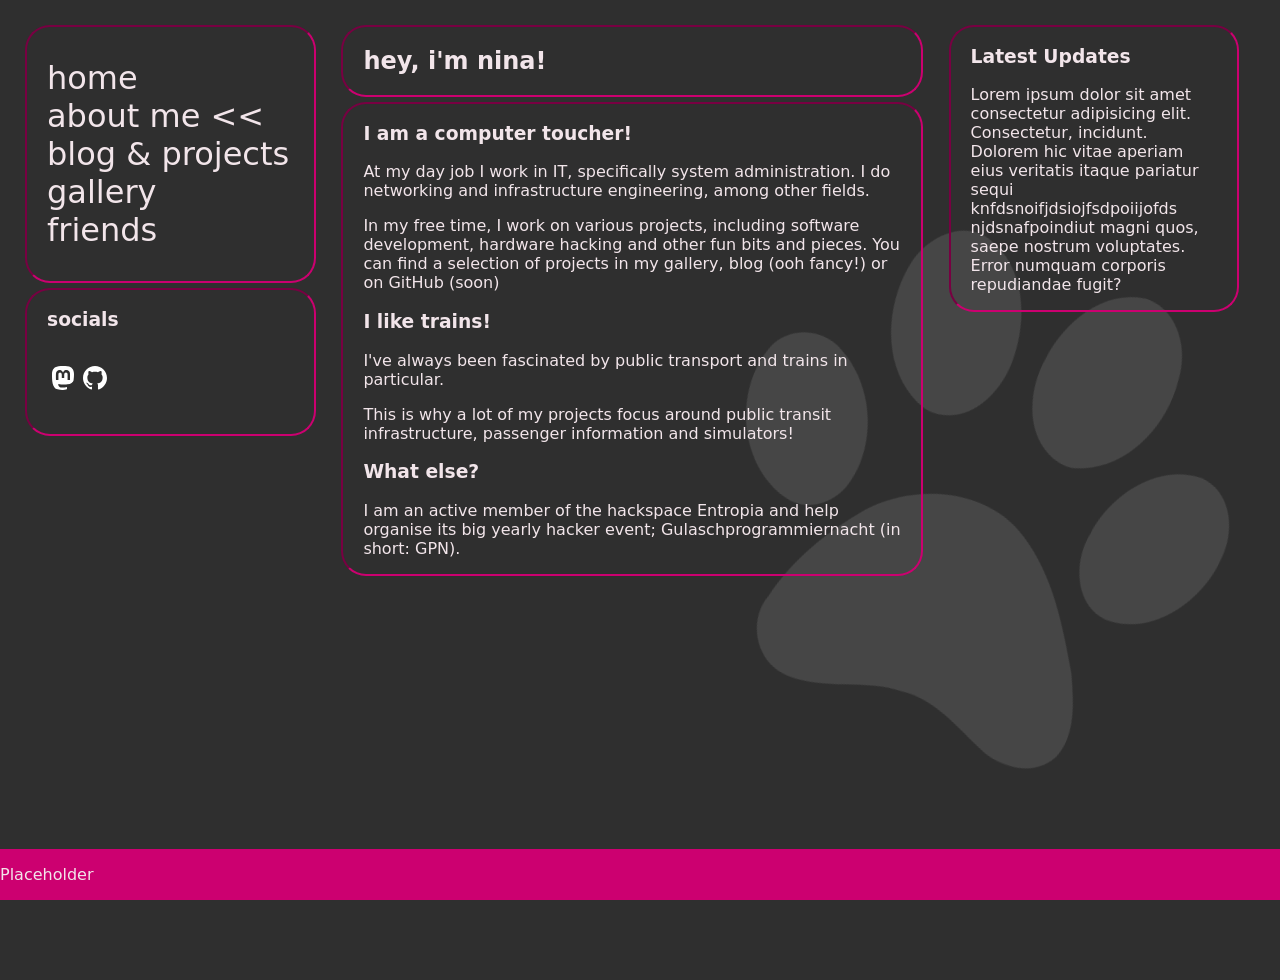
<file: about.html>
<!DOCTYPE html>
<html lang="en">
<head>
  <link href="scssstyle.css" rel="stylesheet">
<title>NekoNina - About</title>
<meta charset="utf-8">
<meta name="viewport" content="width=device-width, initial-scale=1">
</head>
<body>
  <img src="img/Paw-print.svg" alt="Paw-print image" role="img" id="paw-print"/>
<main>
<div class="column">
<nav class="bubble">
  <ul> 
    <li><a href="index.html">home</a></li>
    <li><a href="about.html">about me <<</a></li>
    <li><a href="blog.html">blog & projects</a></li>
    <li><a href="gallery.html">gallery</a></li>
    <li><a href="friends.html">friends</a></li>
  </ul>
</nav>

<nav class="bubble social">
  <h3>socials</h3>
  <ul>
    <li><a href="https://zug.network/@nina"><img src="img/icons8-mastodon.svg" alt="Fediverse"/></a></li>
    <li><a href="https://github.com/NekoNinaUwU"><img src="img/icons8-github.svg" alt="GitHub"/></a></li>
  </ul>
</nav>

</div>

<div class="column column-big">

<div class="bubble">
  <h2>hey, i'm nina!</h2>
</div>

<div class="bubble">
  <h3>I am a computer toucher!</h3>
  <p>At my day job I work in IT, specifically system administration. I do networking and infrastructure engineering, among other fields.</p>
  <p>In my free time, I work on various projects, including software development, hardware hacking and other fun bits and pieces. You can find a selection of projects in my gallery, blog (ooh fancy!) or on GitHub (soon) </p>
  
  <h3>I like trains!</h3>
  <p>I've always been fascinated by public transport and trains in particular.</p>
  <p>This is why a lot of my projects focus around public transit infrastructure, passenger information and simulators!</p>

  <h3>What else?</h3>
  <p>I am an active member of the hackspace Entropia and help organise its big yearly hacker event; Gulaschprogrammiernacht (in short: GPN).</p>
  <p></p>
</div>

</div>

<div class="column">
  <div class="bubble">
    <h3>Latest Updates</h3>
    <p>Lorem ipsum dolor sit amet consectetur adipisicing elit. Consectetur, incidunt. Dolorem hic vitae aperiam eius veritatis itaque pariatur sequi knfdsnoifjdsiojfsdpoiijofds  njdsnafpoindiut magni quos, saepe nostrum voluptates. Error numquam corporis repudiandae fugit?</p>
  </div>
  </div>

</main>
<footer>
  <p>Placeholder</p>
</footer>
</body>
</html>
</file>
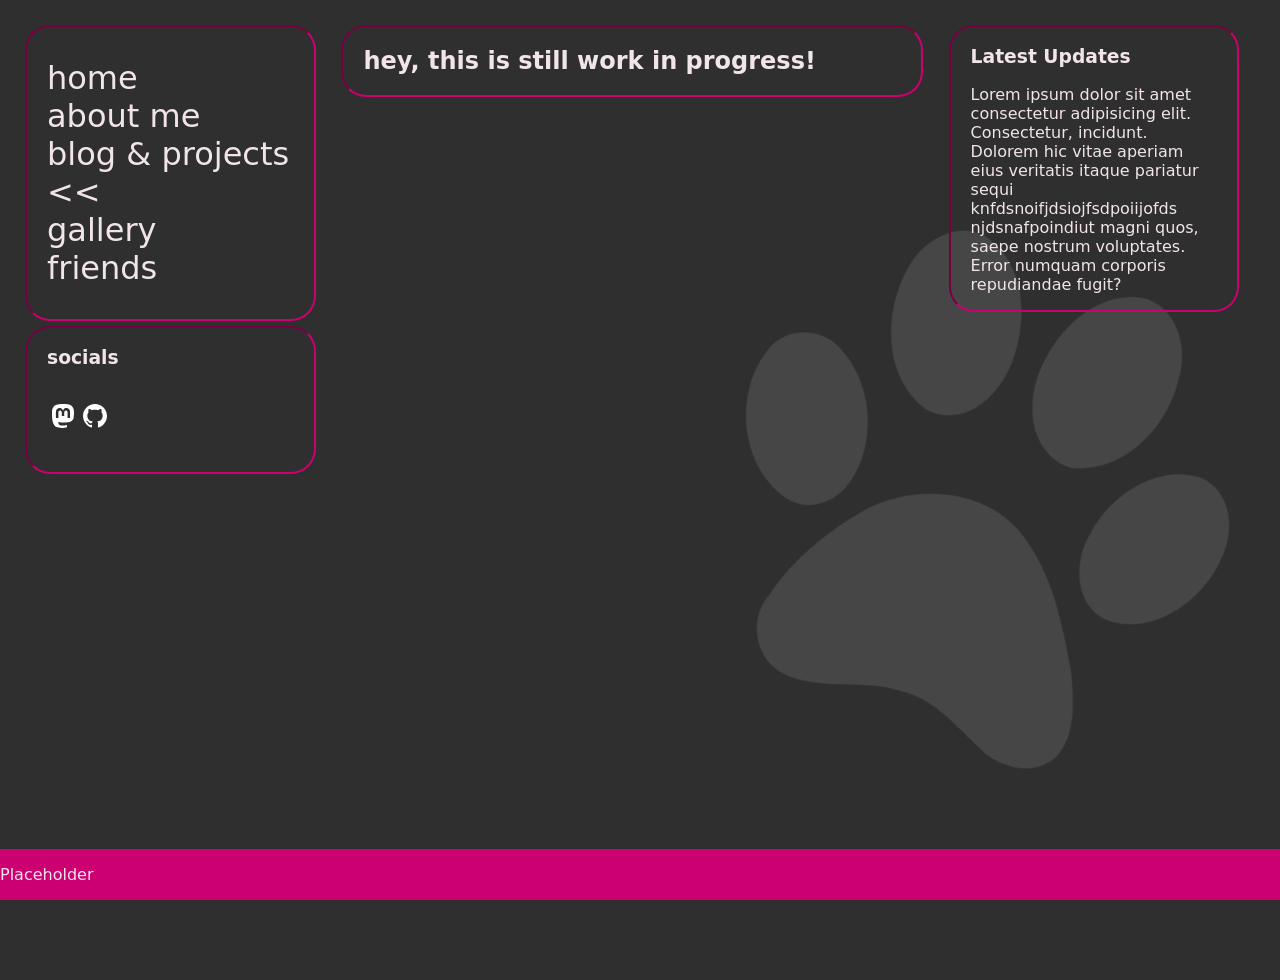
<file: blog.html>
<!DOCTYPE html>
<html lang="en">
<head>
  <link href="scssstyle.css" rel="stylesheet">
<title>NekoNina - Blog</title>
<meta charset="utf-8">
<meta name="viewport" content="width=device-width, initial-scale=1">
</head>
<body>
  <img src="img/Paw-print.svg" alt="Paw-print image" role="img" id="paw-print"/>
<main>
<div class="column">
<nav class="bubble">
  <ul> 
    <li><a href="index.html">home</a></li>
    <li><a href="about.html">about me</a></li>
    <li><a href="blog.html">blog & projects <<</a></li>
    <li><a href="gallery.html">gallery</a></li>
    <li><a href="friends.html">friends</a></li>
  </ul>
</nav>

<nav class="bubble social">
  <h3>socials</h3>
  <ul>
    <li><a href="https://zug.network/@nina"><img src="img/icons8-mastodon.svg" alt="Fediverse"/></a></li>
    <li><a href="https://github.com/NekoNinaUwU"><img src="img/icons8-github.svg" alt="GitHub"/></a></li>
  </ul>
</nav>

</div>

<div class="column column-big">

<div class="bubble">
  <h2>hey, this is still work in progress!</h2>
</div>

</div>

<div class="column">
  <div class="bubble">
    <h3>Latest Updates</h3>
    <p>Lorem ipsum dolor sit amet consectetur adipisicing elit. Consectetur, incidunt. Dolorem hic vitae aperiam eius veritatis itaque pariatur sequi knfdsnoifjdsiojfsdpoiijofds  njdsnafpoindiut magni quos, saepe nostrum voluptates. Error numquam corporis repudiandae fugit?</p>
  </div>
  </div>

</main>
<footer>
  <p>Placeholder</p>
</footer>
</body>
</html>
</file>
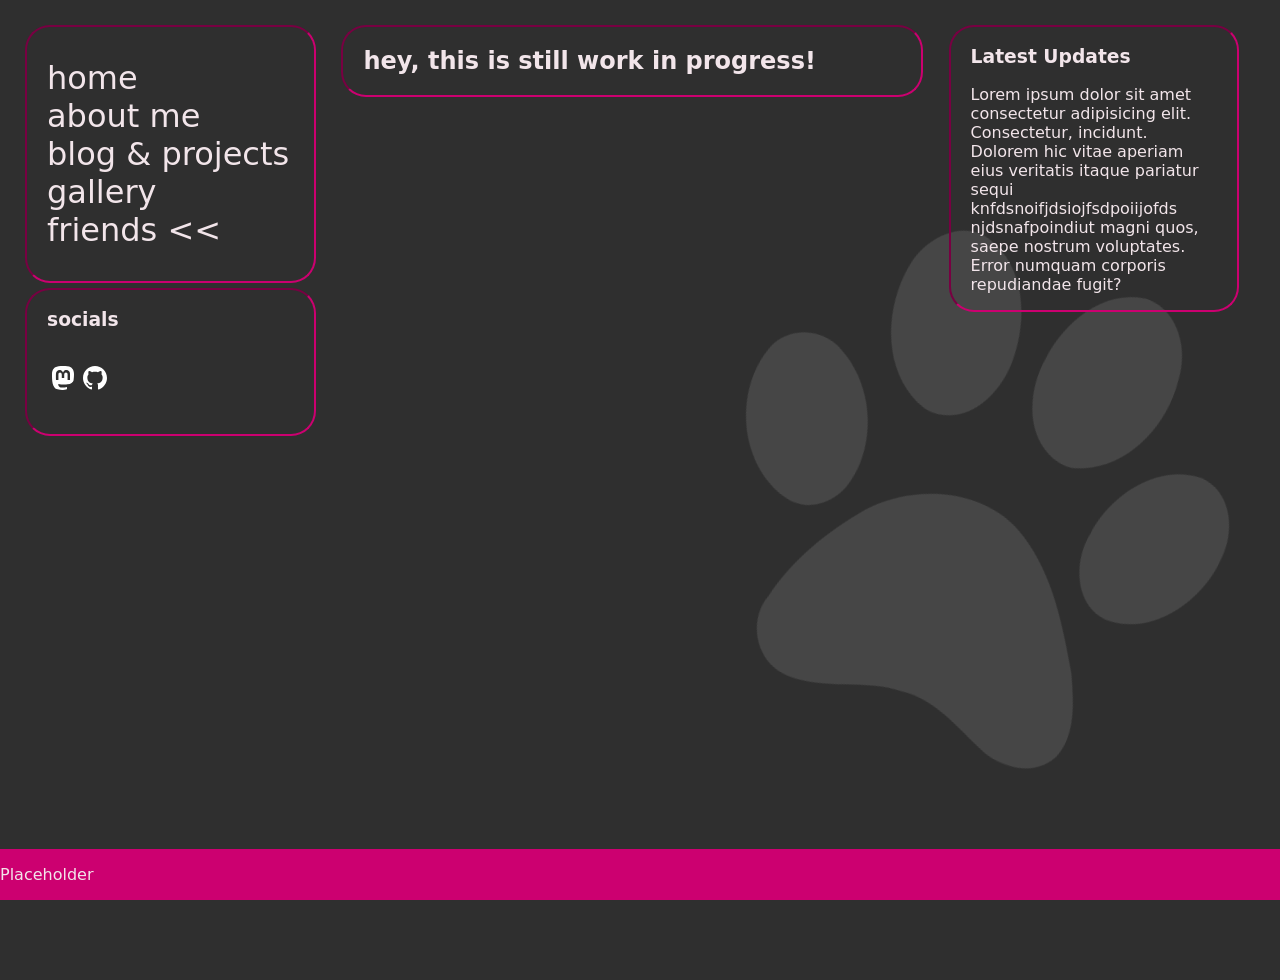
<file: friends.html>
<!DOCTYPE html>
<html lang="en">
<head>
  <link href="scssstyle.css" rel="stylesheet">
<title>NekoNina - Friends</title>
<meta charset="utf-8">
<meta name="viewport" content="width=device-width, initial-scale=1">
</head>
<body>
  <img src="img/Paw-print.svg" alt="Paw-print image" role="img" id="paw-print"/>
<main>
<div class="column">
<nav class="bubble">
  <ul> 
    <li><a href="index.html">home</a></li>
    <li><a href="about.html">about me</a></li>
    <li><a href="blog.html">blog & projects</a></li>
    <li><a href="gallery.html">gallery</a></li>
    <li><a href="friends.html">friends <<</a></li>
  </ul>
</nav>

<nav class="bubble social">
  <h3>socials</h3>
  <ul>
    <li><a href="https://zug.network/@nina"><img src="img/icons8-mastodon.svg" alt="Fediverse"/></a></li>
    <li><a href="https://github.com/NekoNinaUwU"><img src="img/icons8-github.svg" alt="GitHub"/></a></li>
  </ul>
</nav>

</div>

<div class="column column-big">

<div class="bubble">
  <h2>hey, this is still work in progress!</h2>
</div>

</div>

<div class="column">
  <div class="bubble">
    <h3>Latest Updates</h3>
    <p>Lorem ipsum dolor sit amet consectetur adipisicing elit. Consectetur, incidunt. Dolorem hic vitae aperiam eius veritatis itaque pariatur sequi knfdsnoifjdsiojfsdpoiijofds  njdsnafpoindiut magni quos, saepe nostrum voluptates. Error numquam corporis repudiandae fugit?</p>
  </div>
  </div>

</main>
<footer>
  <p>Placeholder</p>
</footer>
</body>
</html>
</file>
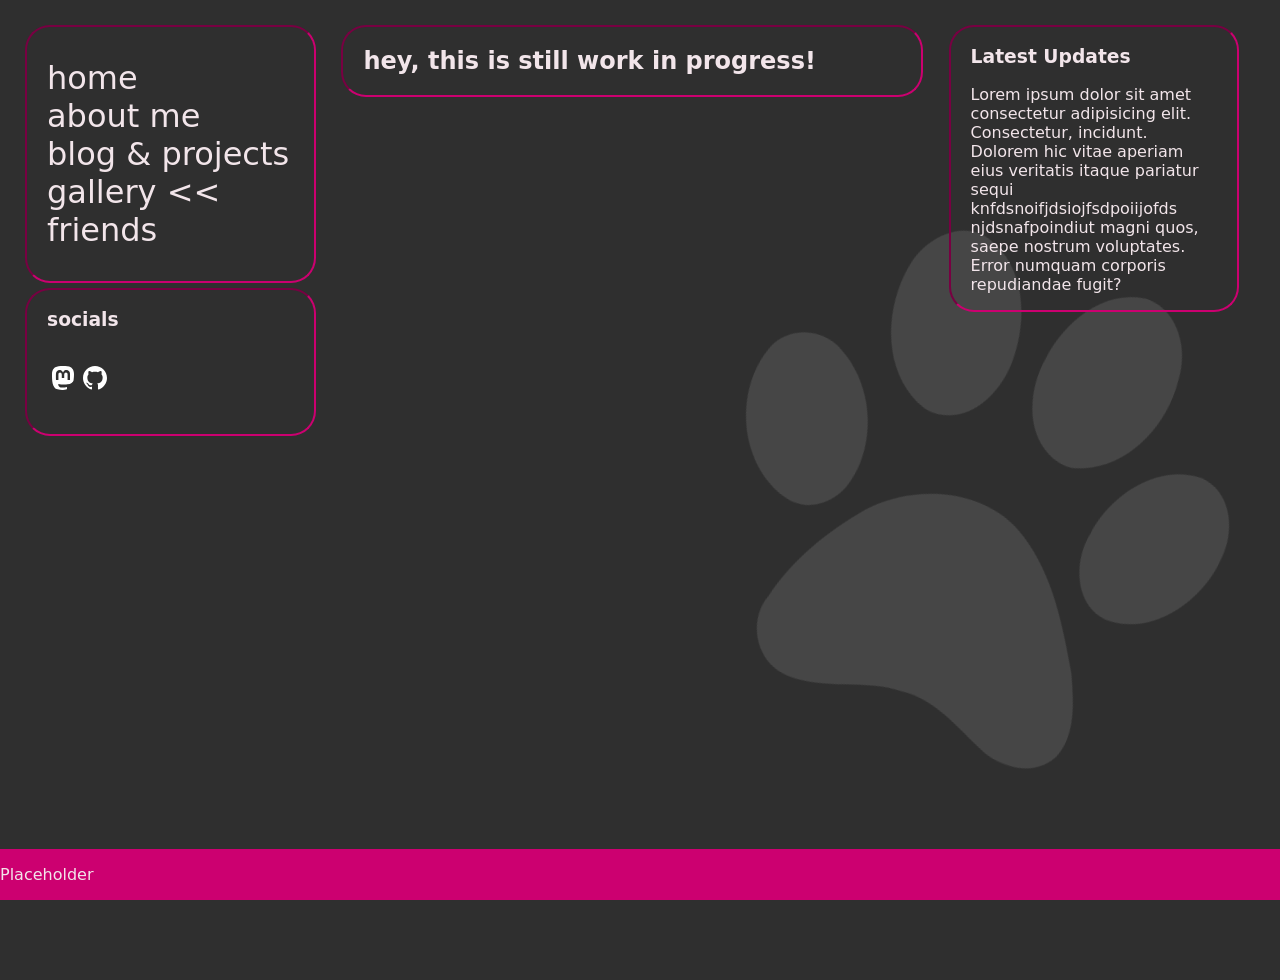
<file: gallery.html>
<!DOCTYPE html>
<html lang="en">
<head>
  <link href="scssstyle.css" rel="stylesheet">
<title>NekoNina - Gallery</title>
<meta charset="utf-8">
<meta name="viewport" content="width=device-width, initial-scale=1">
</head>
<body>
  <img src="img/Paw-print.svg" alt="Paw-print image" role="img" id="paw-print"/>
<main>
<div class="column">
<nav class="bubble">
  <ul> 
    <li><a href="index.html">home</a></li>
    <li><a href="about.html">about me</a></li>
    <li><a href="blog.html">blog & projects</a></li>
    <li><a href="gallery.html">gallery <<</a></li>
    <li><a href="friends.html">friends</a></li>
  </ul>
</nav>

<nav class="bubble social">
  <h3>socials</h3>
  <ul>
    <li><a href="https://zug.network/@nina"><img src="img/icons8-mastodon.svg" alt="Fediverse"/></a></li>
    <li><a href="https://github.com/NekoNinaUwU"><img src="img/icons8-github.svg" alt="GitHub"/></a></li>
  </ul>
</nav>

</div>

<div class="column column-big">

<div class="bubble">
  <h2>hey, this is still work in progress!</h2>
</div>

</div>

<div class="column">
  <div class="bubble">
    <h3>Latest Updates</h3>
    <p>Lorem ipsum dolor sit amet consectetur adipisicing elit. Consectetur, incidunt. Dolorem hic vitae aperiam eius veritatis itaque pariatur sequi knfdsnoifjdsiojfsdpoiijofds  njdsnafpoindiut magni quos, saepe nostrum voluptates. Error numquam corporis repudiandae fugit?</p>
  </div>
  </div>

</main>
<footer>
  <p>Placeholder</p>
</footer>
</body>
</html>
</file>
<file: scssstyle.css>
* {
  box-sizing: border-box;
}

body {
  font-family: system-ui, -apple-system, BlinkMacSystemFont, "Segoe UI", Roboto, Oxygen, Ubuntu, Cantarell, "Open Sans", "Helvetica Neue", sans-serif;
  background-color: #2f2f2f;
  color: #f2e5ea;
  margin: 0px;
  margin-bottom: 60px;
}

main {
  display: flex;
  flex-direction: row;
  align-items: start;
  min-height: 100vh;
  justify-content: start;
  margin: 20px;
}

.column {
  display: block;
  margin-right: 2vw;
  width: 25vw;
}

.column-big {
  width: 50vw;
}

/* Max width */
@media (max-width: 500px) {
  .column {
    width: 100%;
    max-width: 100vw;
  }
  main {
    flex-direction: column;
  }
}
nav ul {
  list-style: none;
  font-size: 2rem;
  padding-left: 0;
}
nav.social ul {
  display: flex;
}
nav.social ul img {
  filter: invert(1);
}

.bubble {
  padding: 0px 20px;
  border: 2px inset #cc0070;
  border-radius: 25px;
  color: #f2e5ea;
  margin: 5px;
  width: 100%;
}
.bubble a {
  text-decoration: none;
  color: #f2e5ea;
}
.bubble a:visited {
  text-decoration: none;
  color: #f2e5ea;
}
.bubble h2 {
  color: #f2e5ea;
}

#paw-print {
  position: fixed;
  z-index: -1;
  transform: translate(60vw, 30vh) rotate(22deg) scale(120%);
  filter: contrast(45%);
}

footer {
  width: 100%;
  background-color: #cc0070;
  max-height: 30vh;
  position: fixed;
  bottom: 0px;
}/*# sourceMappingURL=scssstyle.css.map */
</file>
